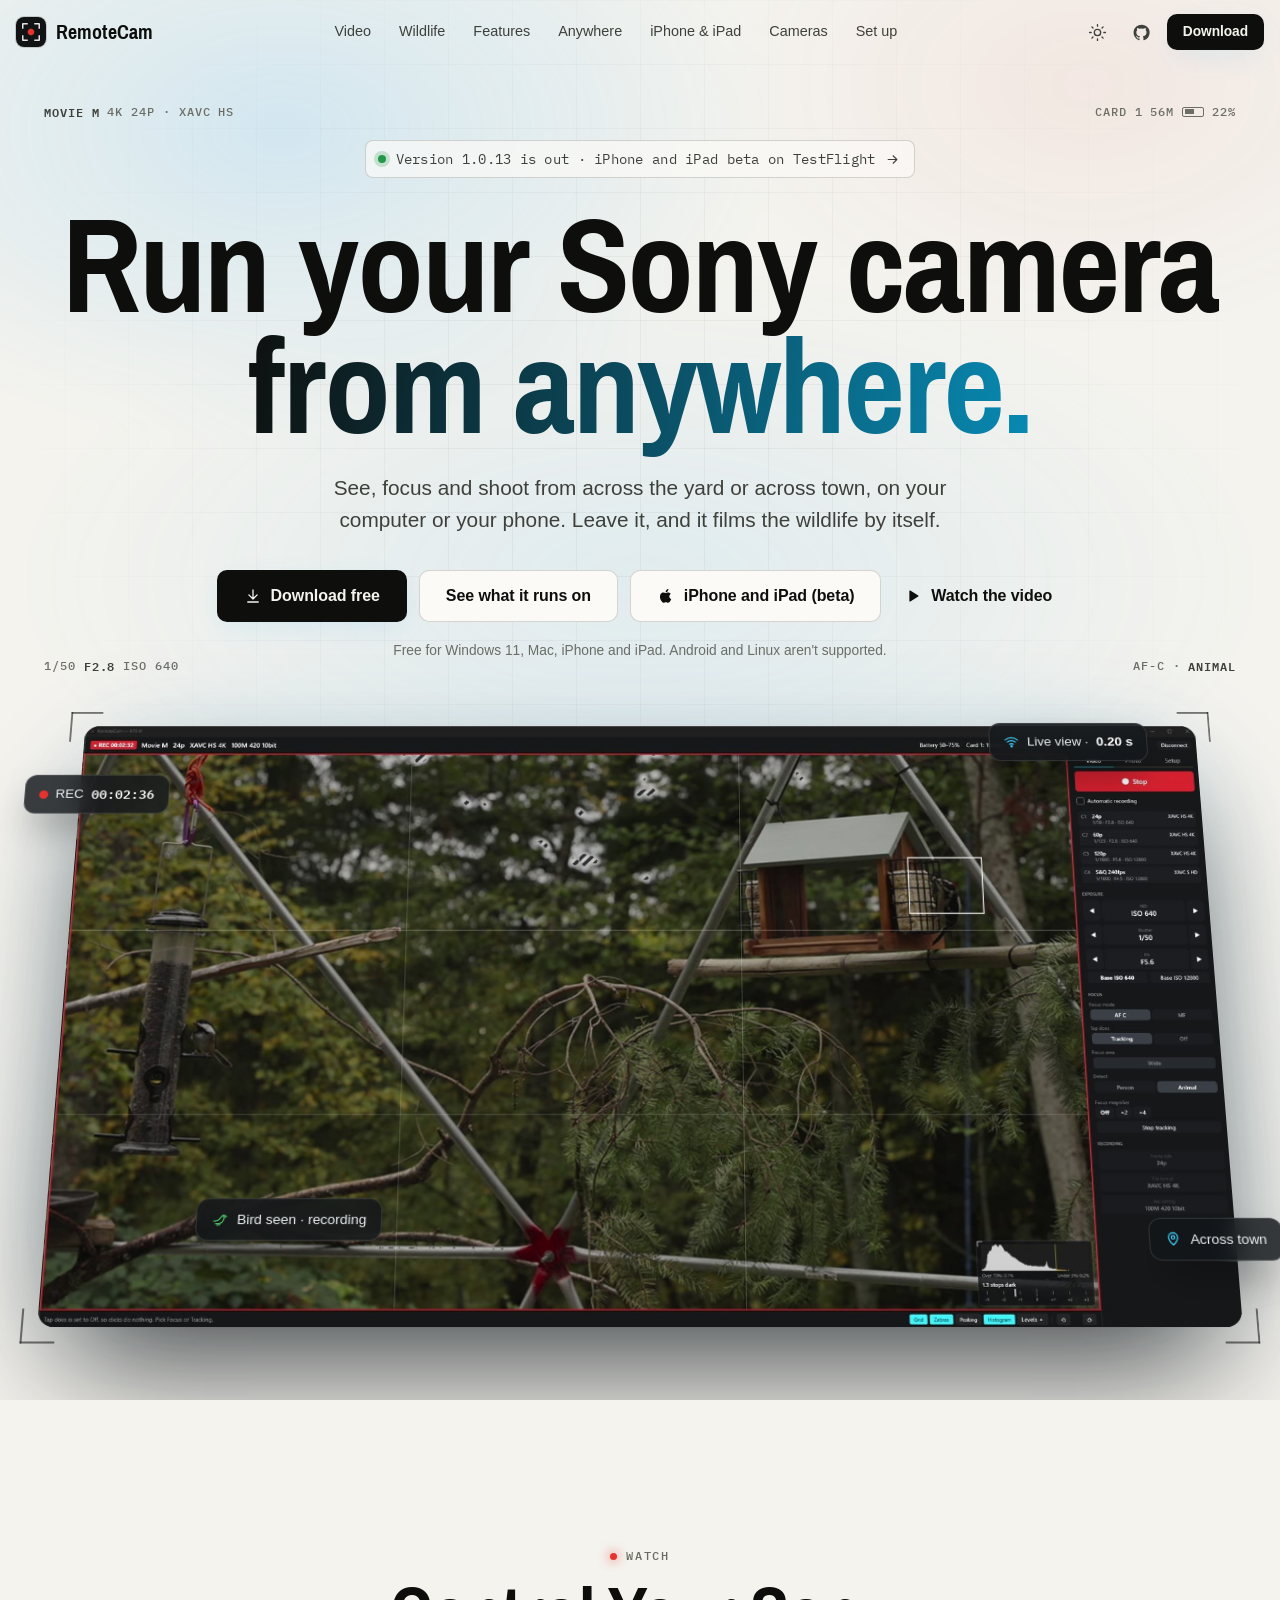
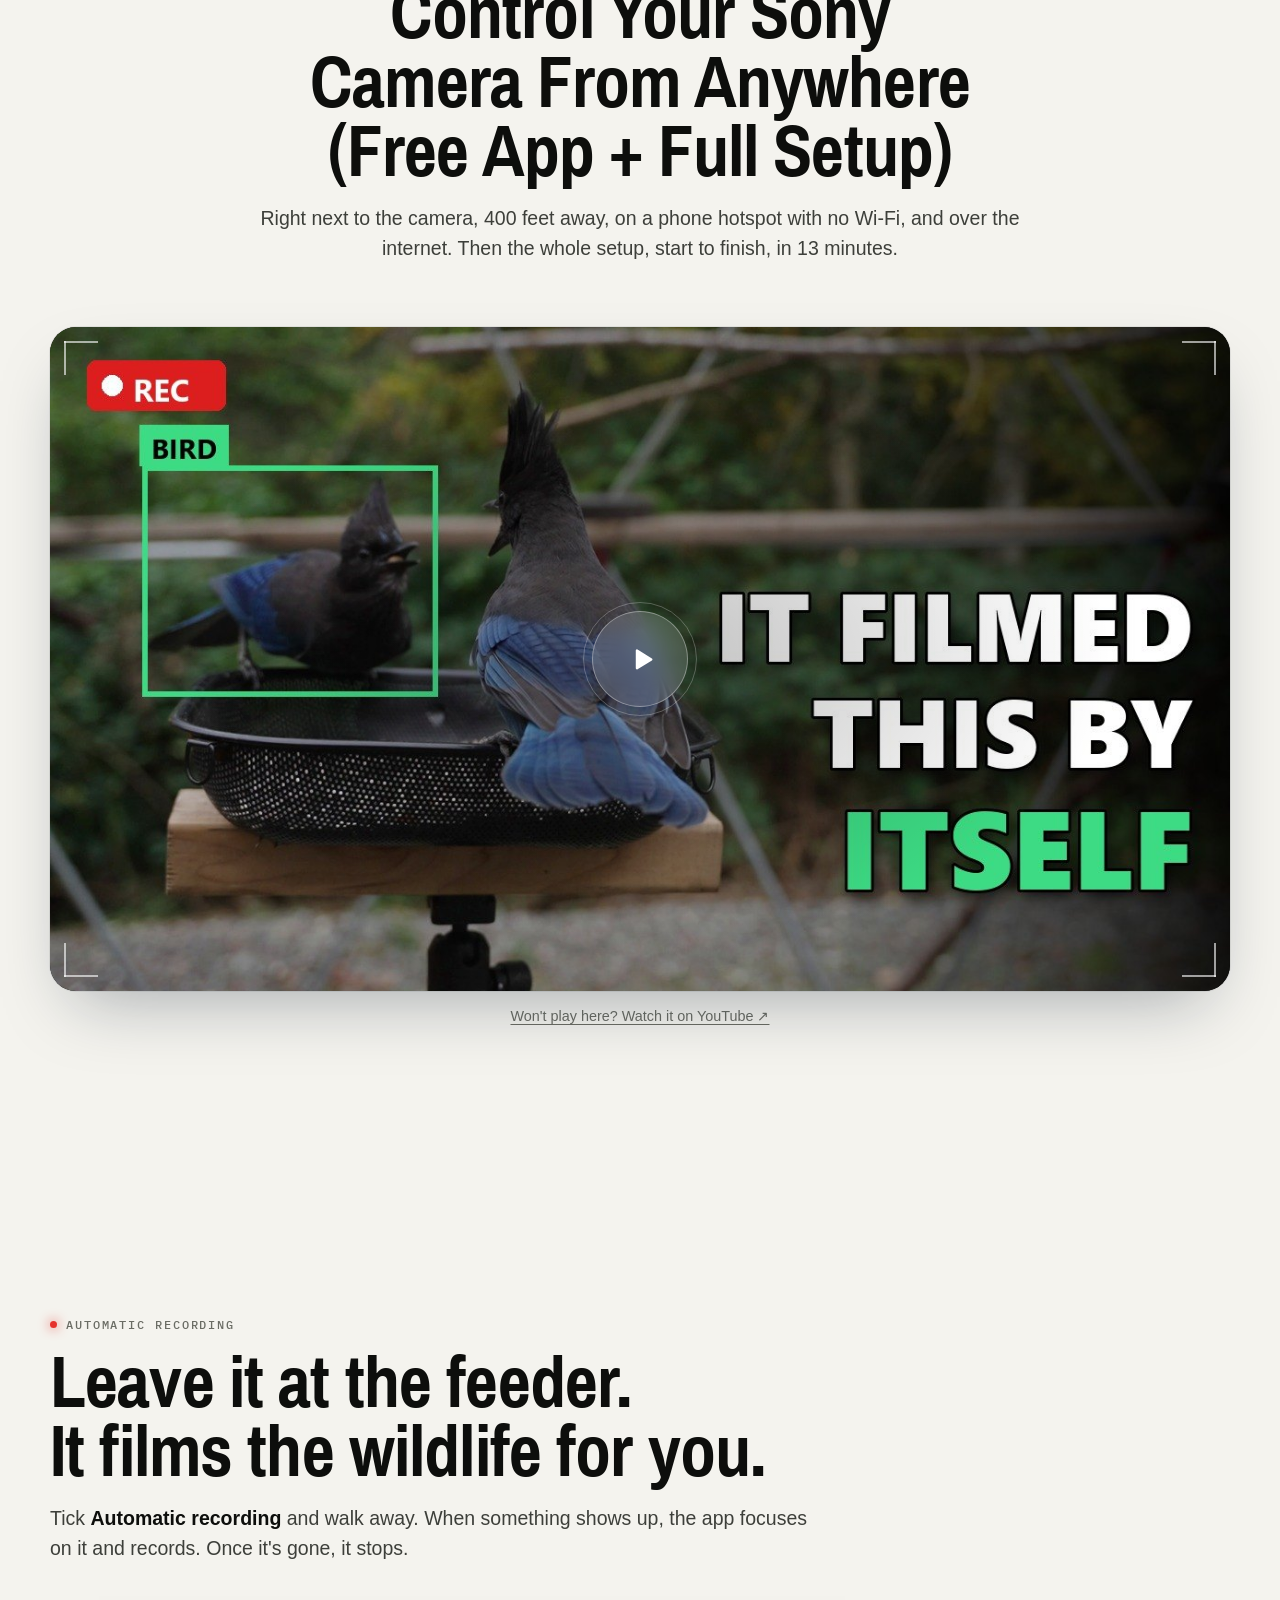
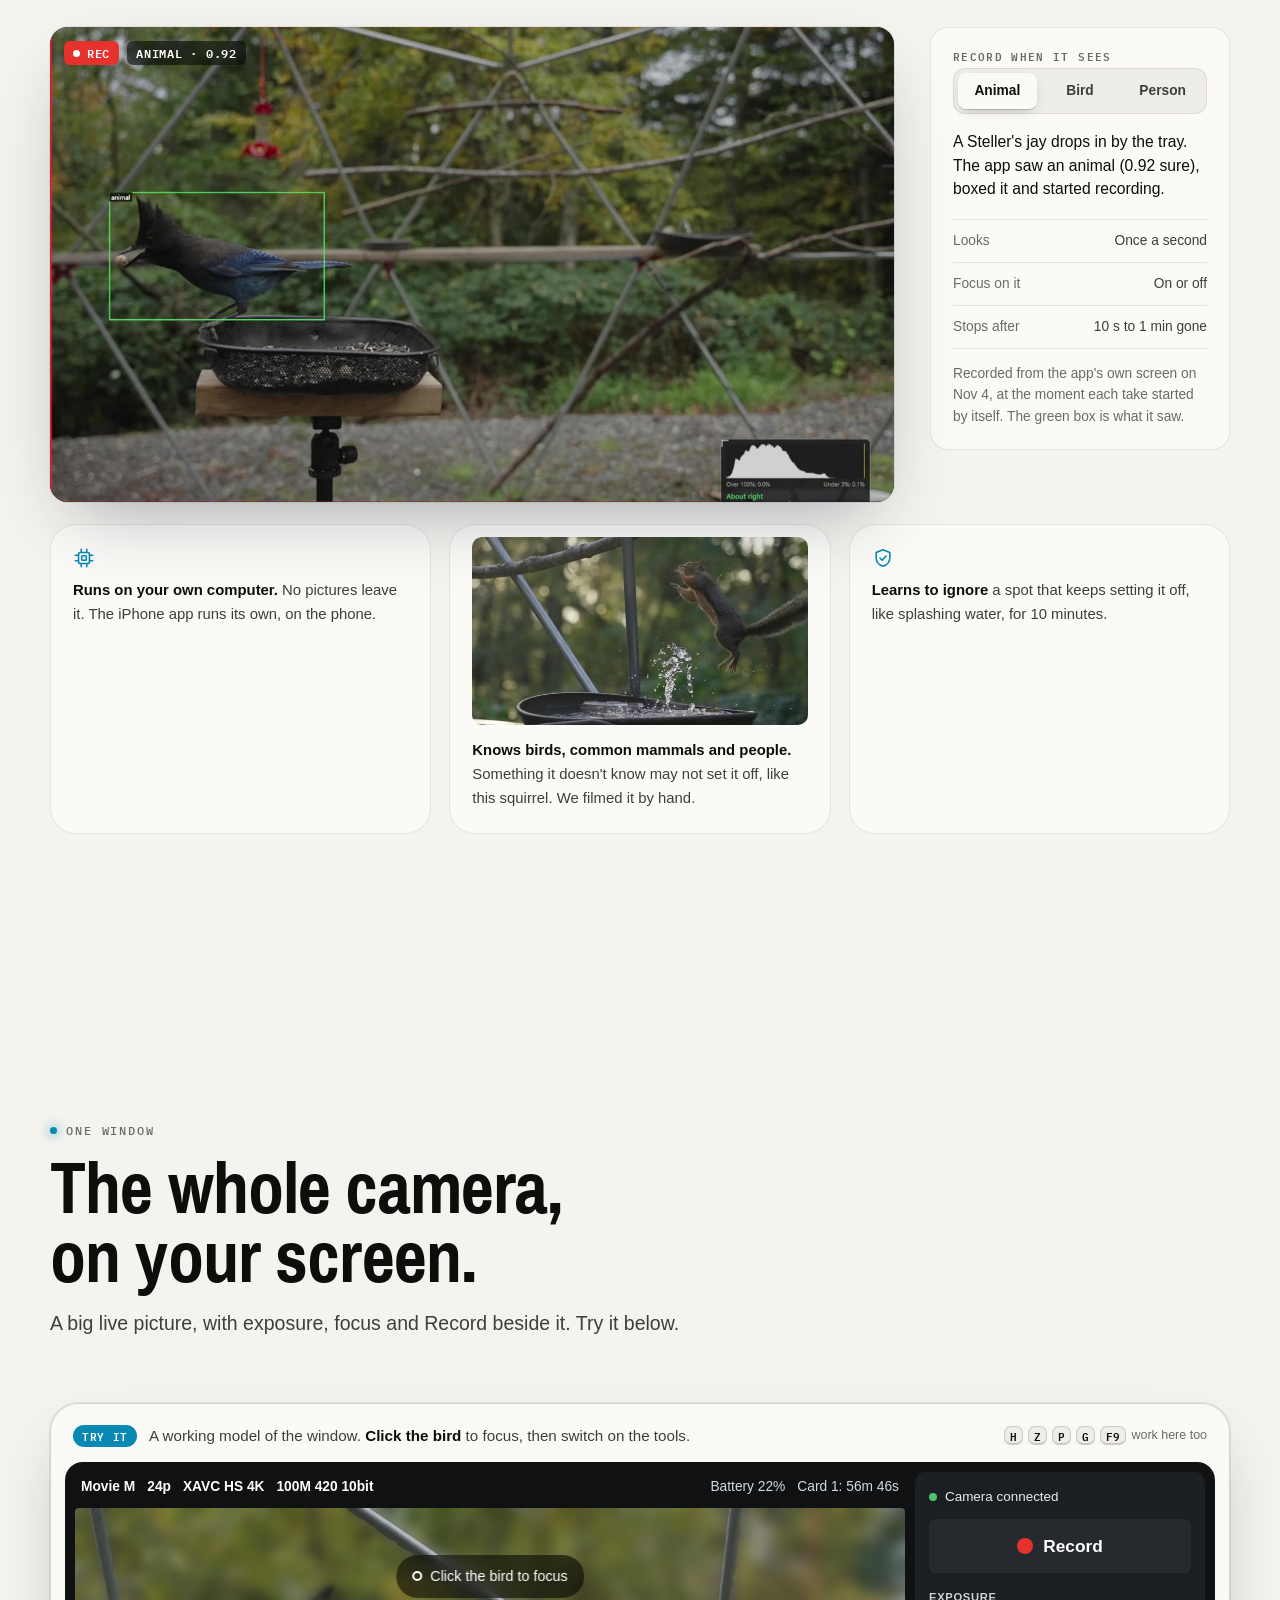
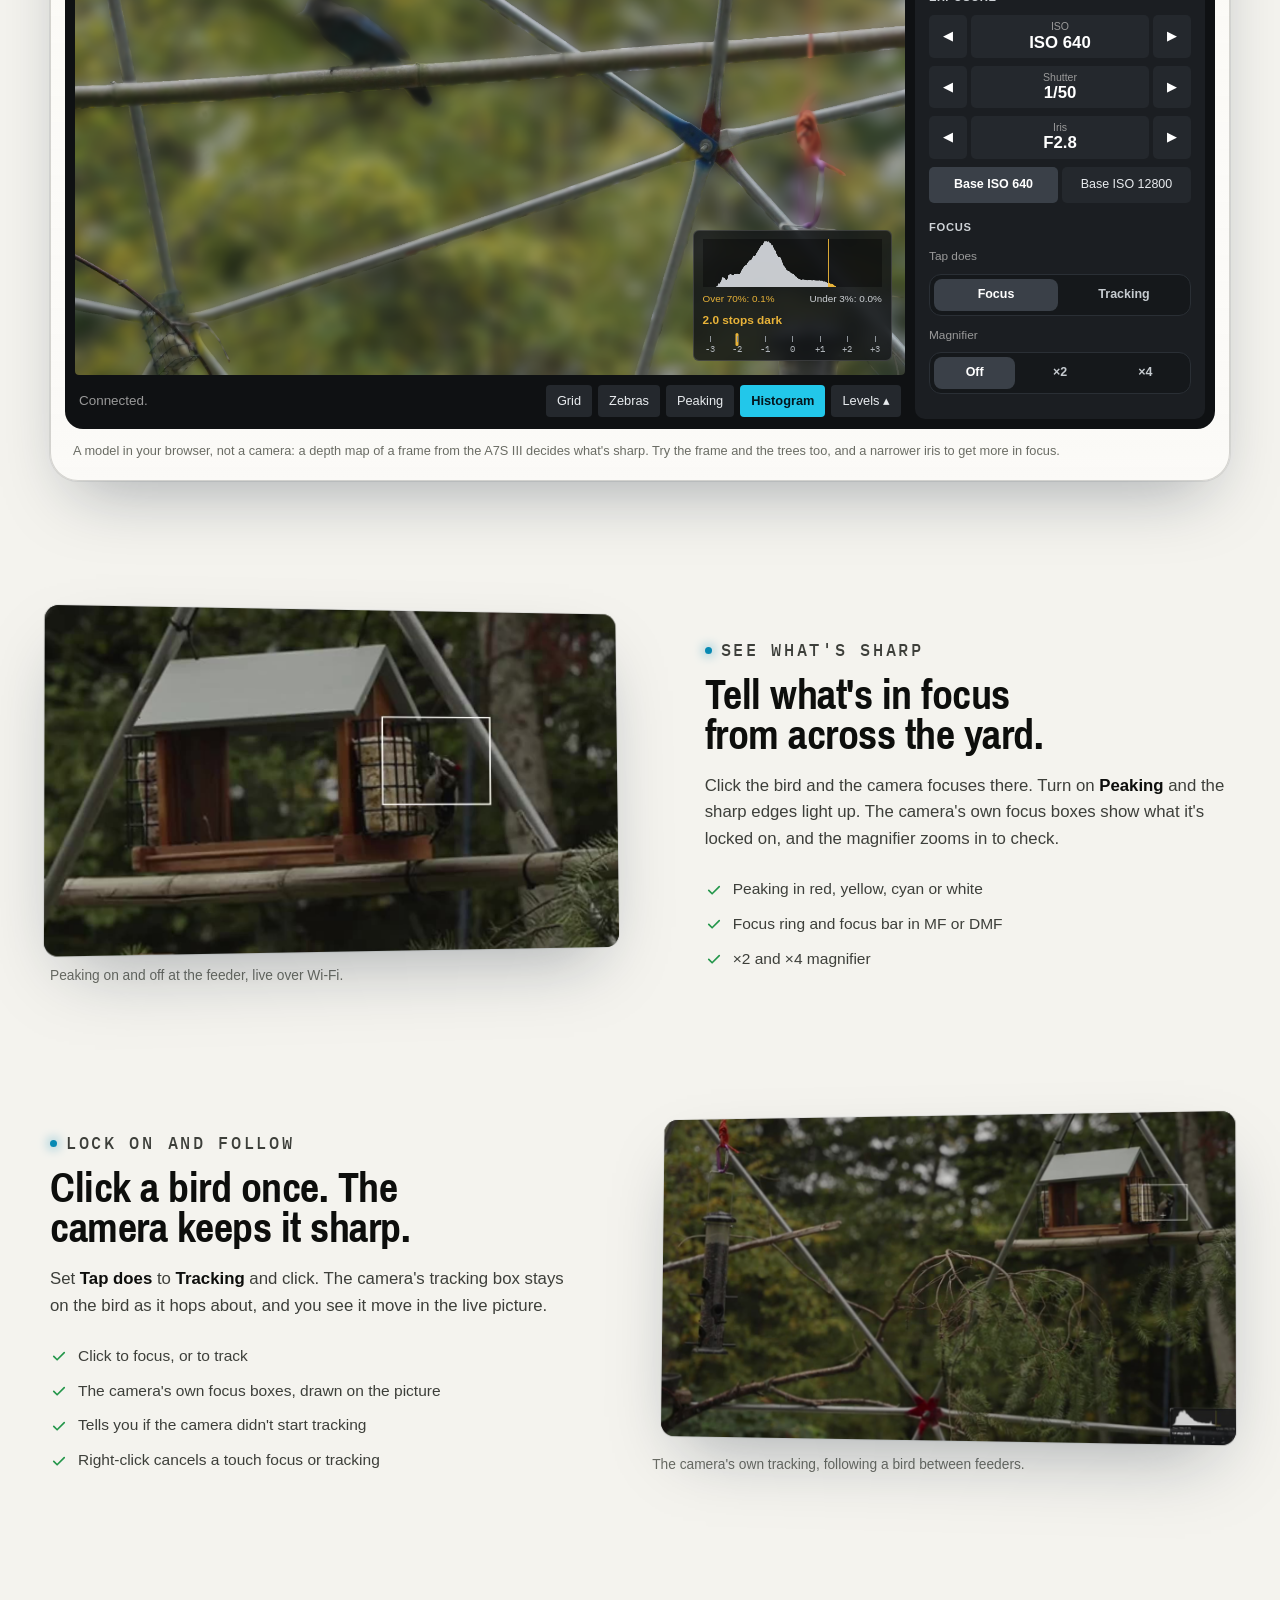
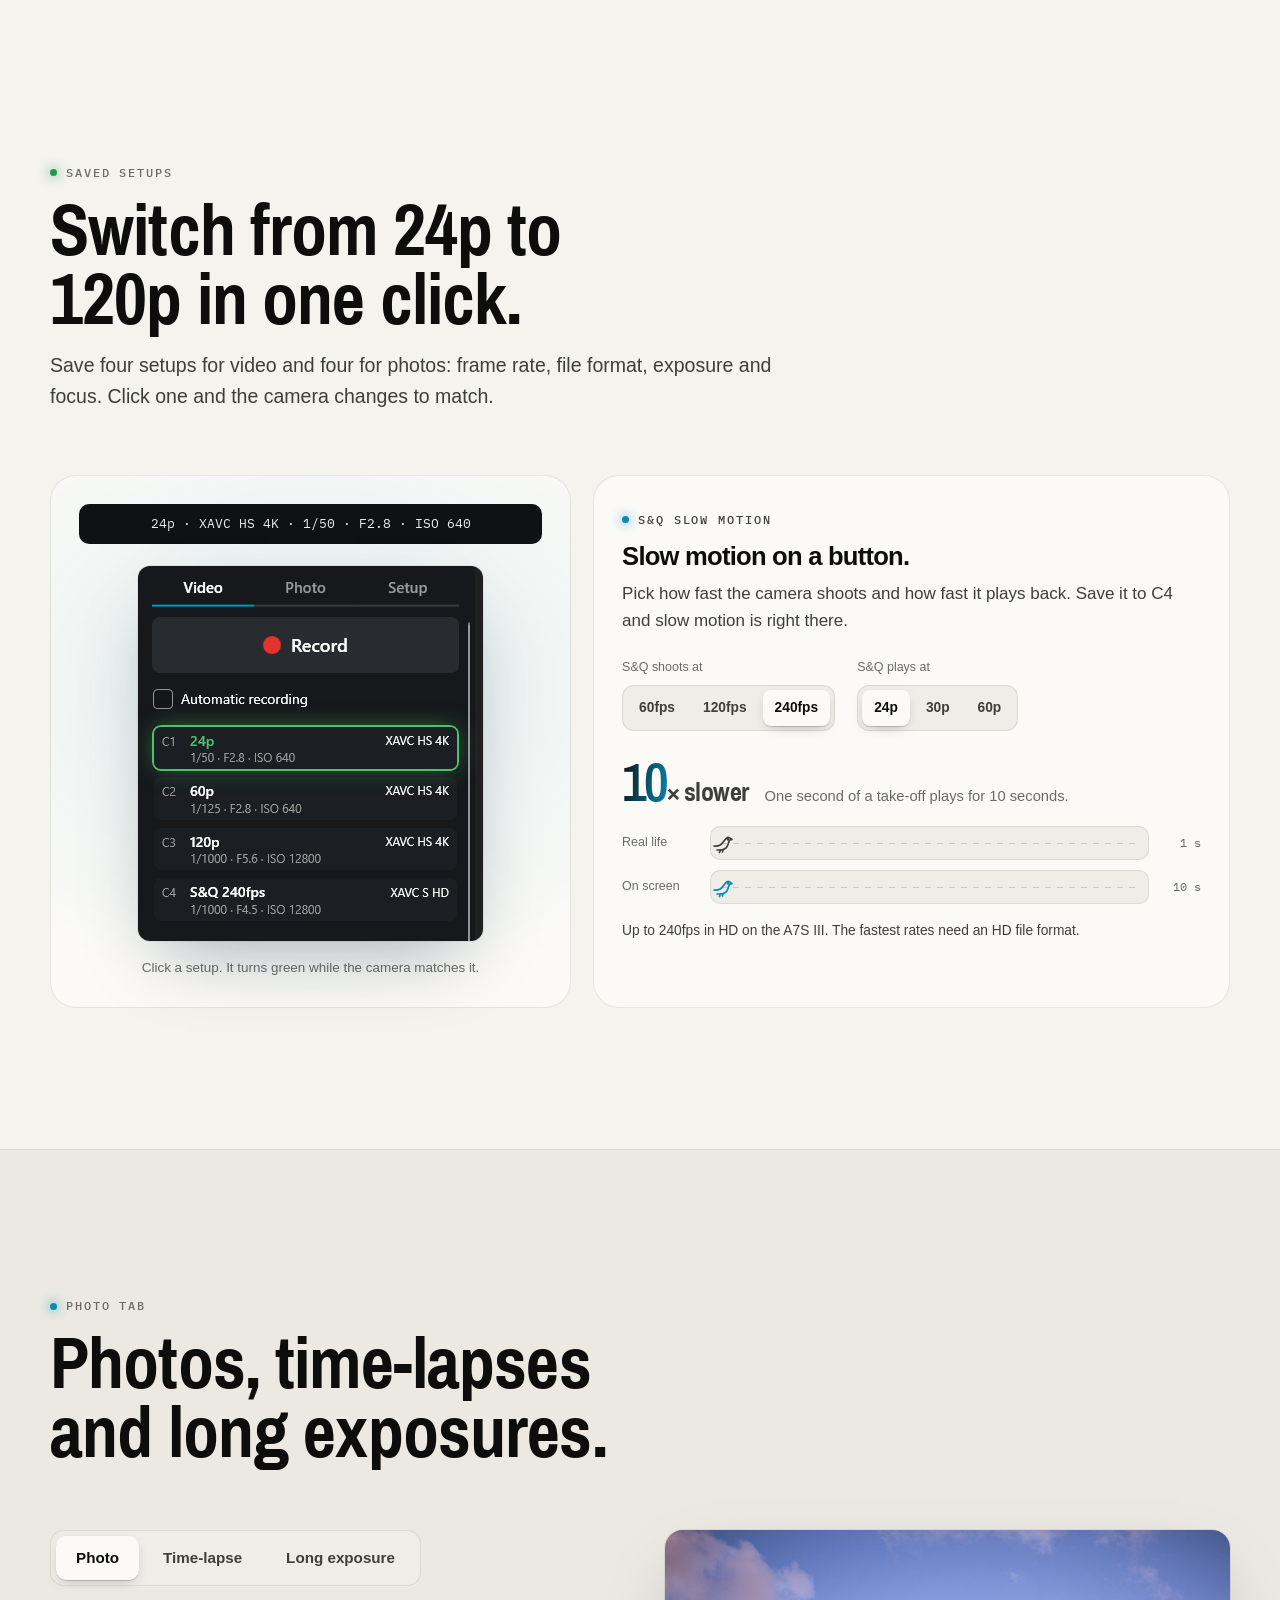
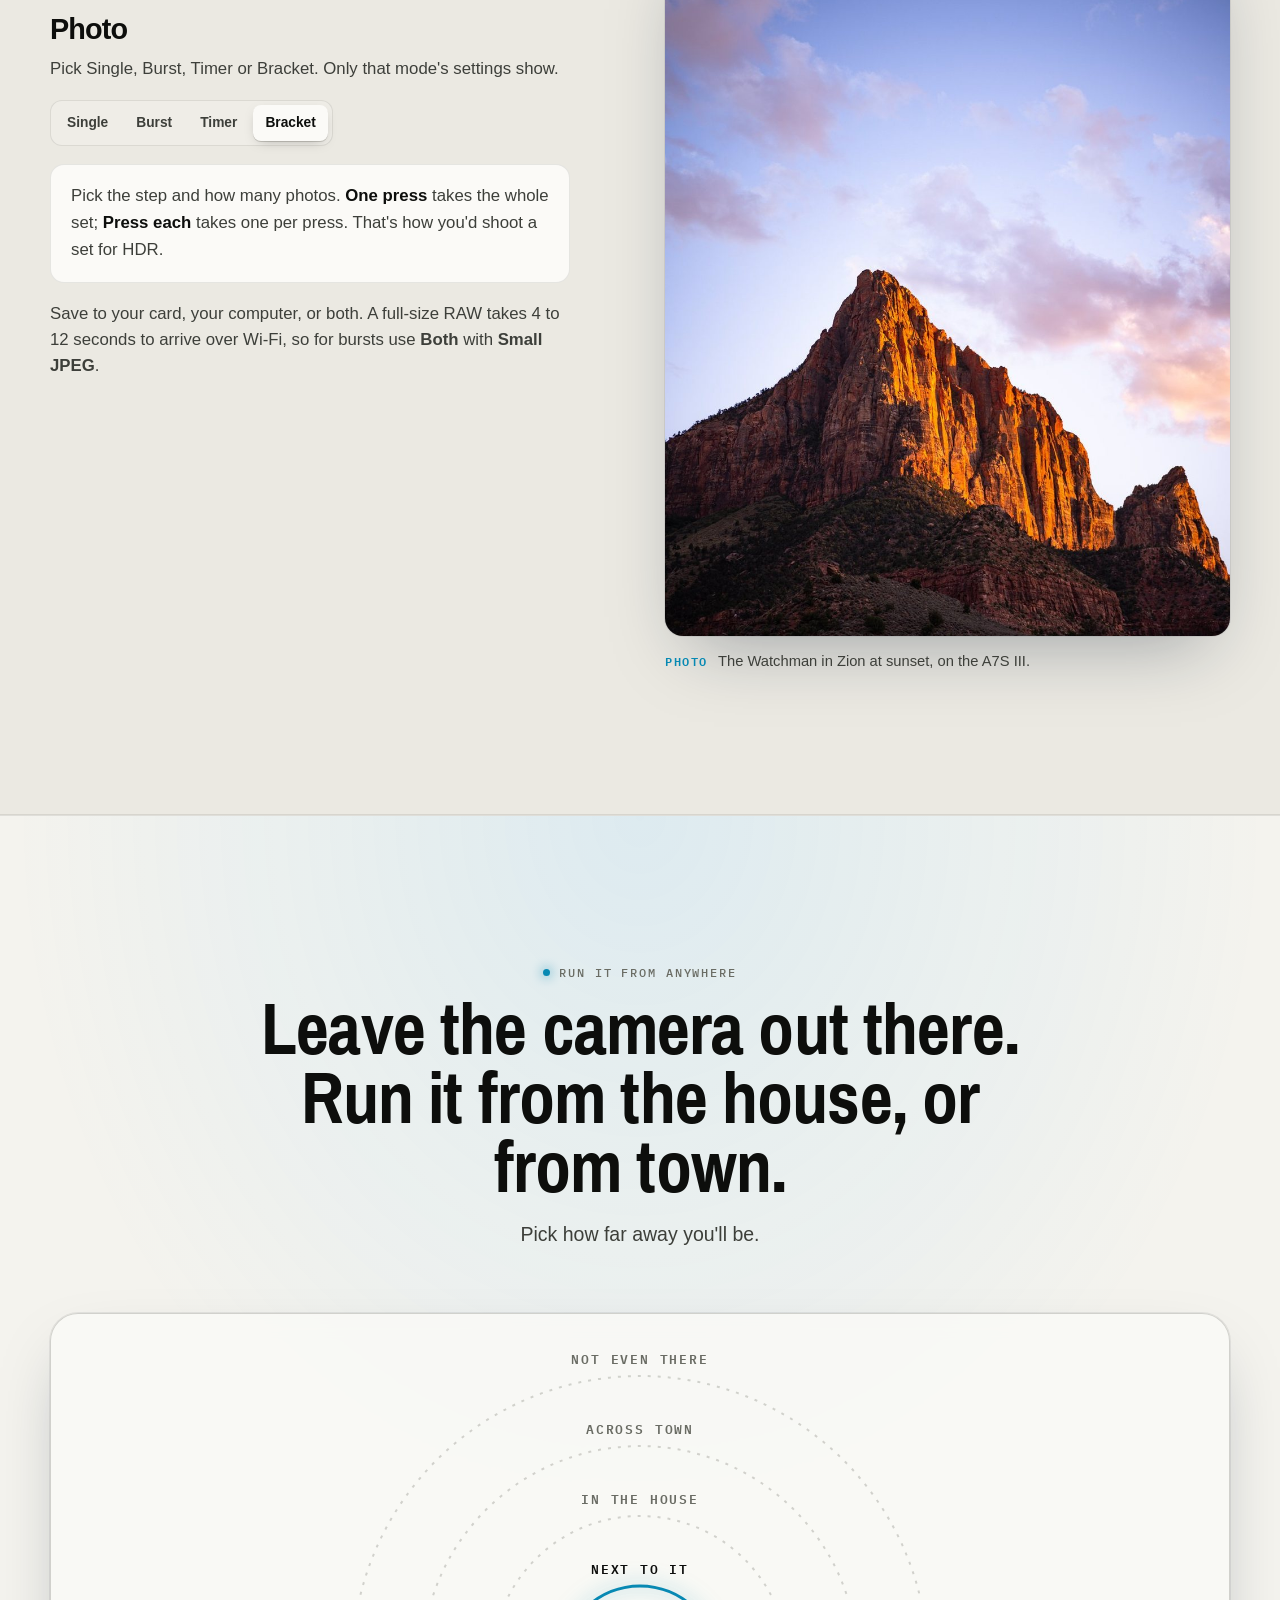
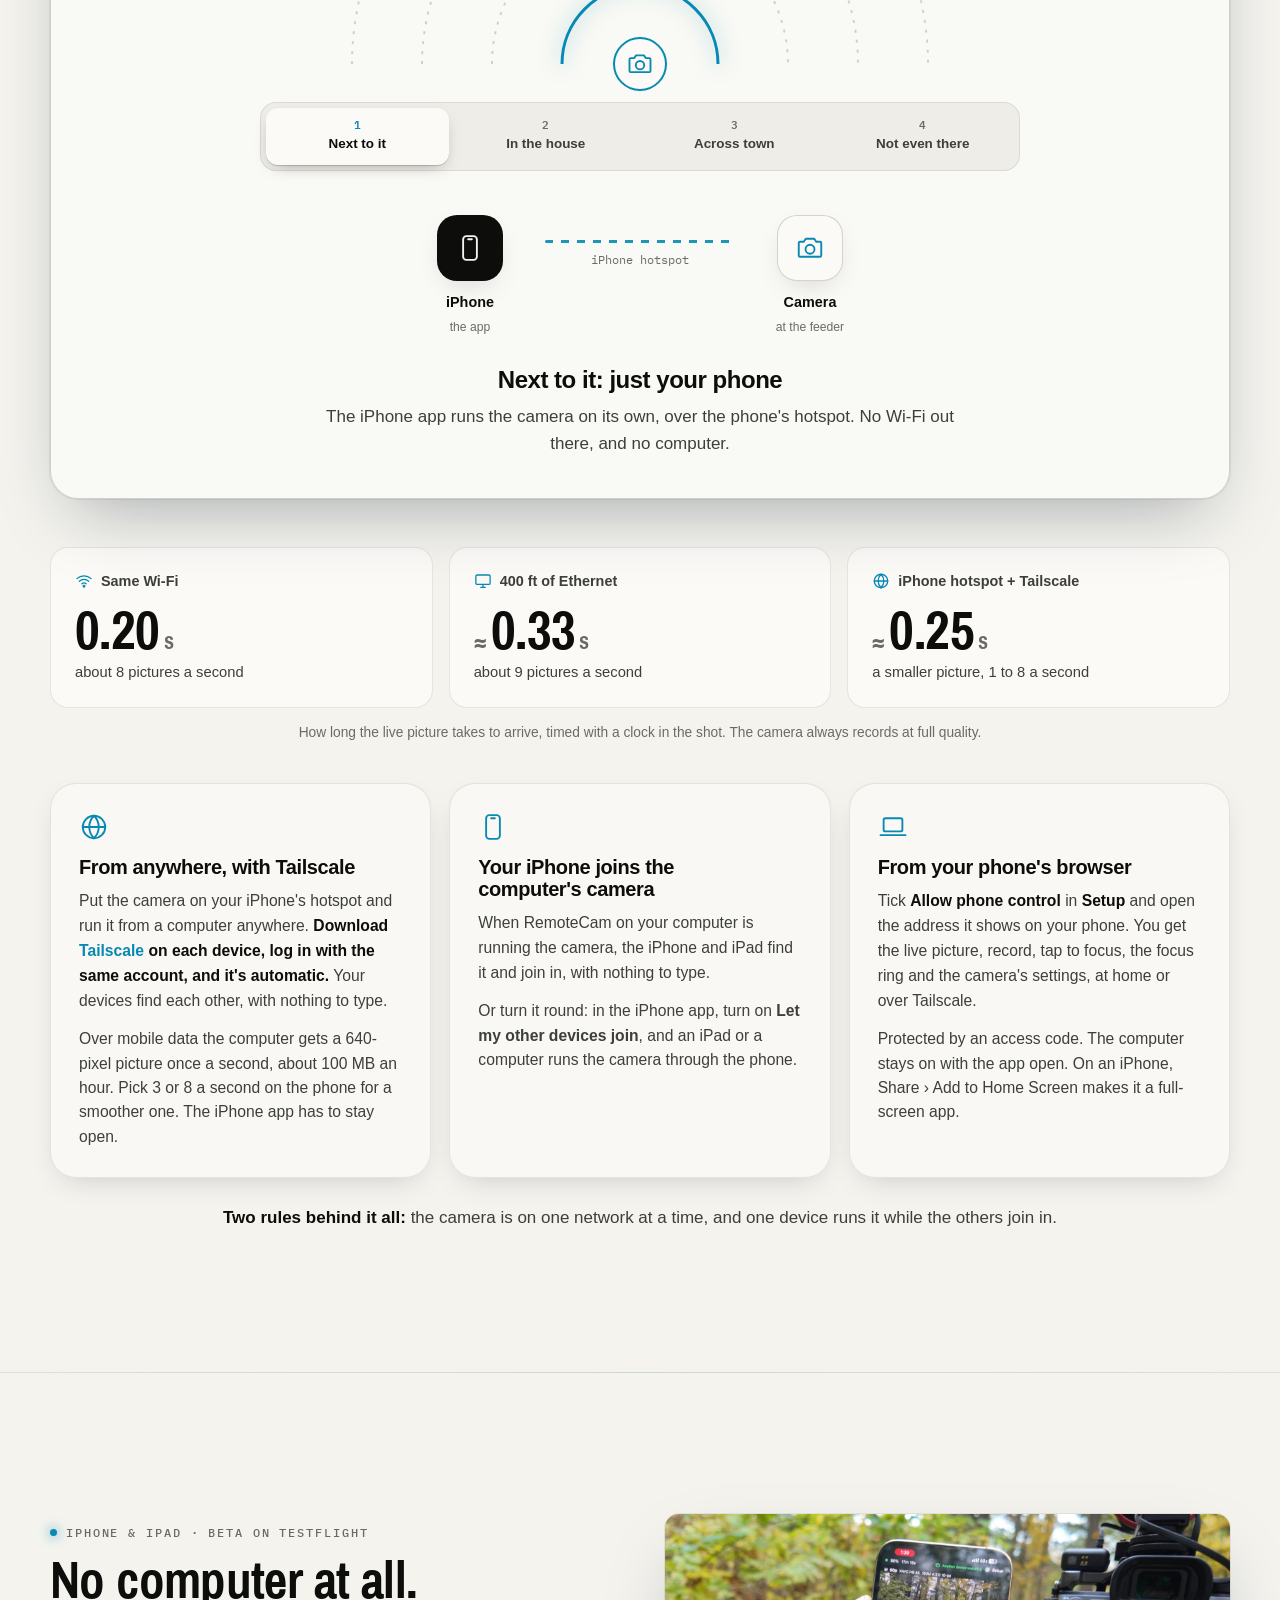
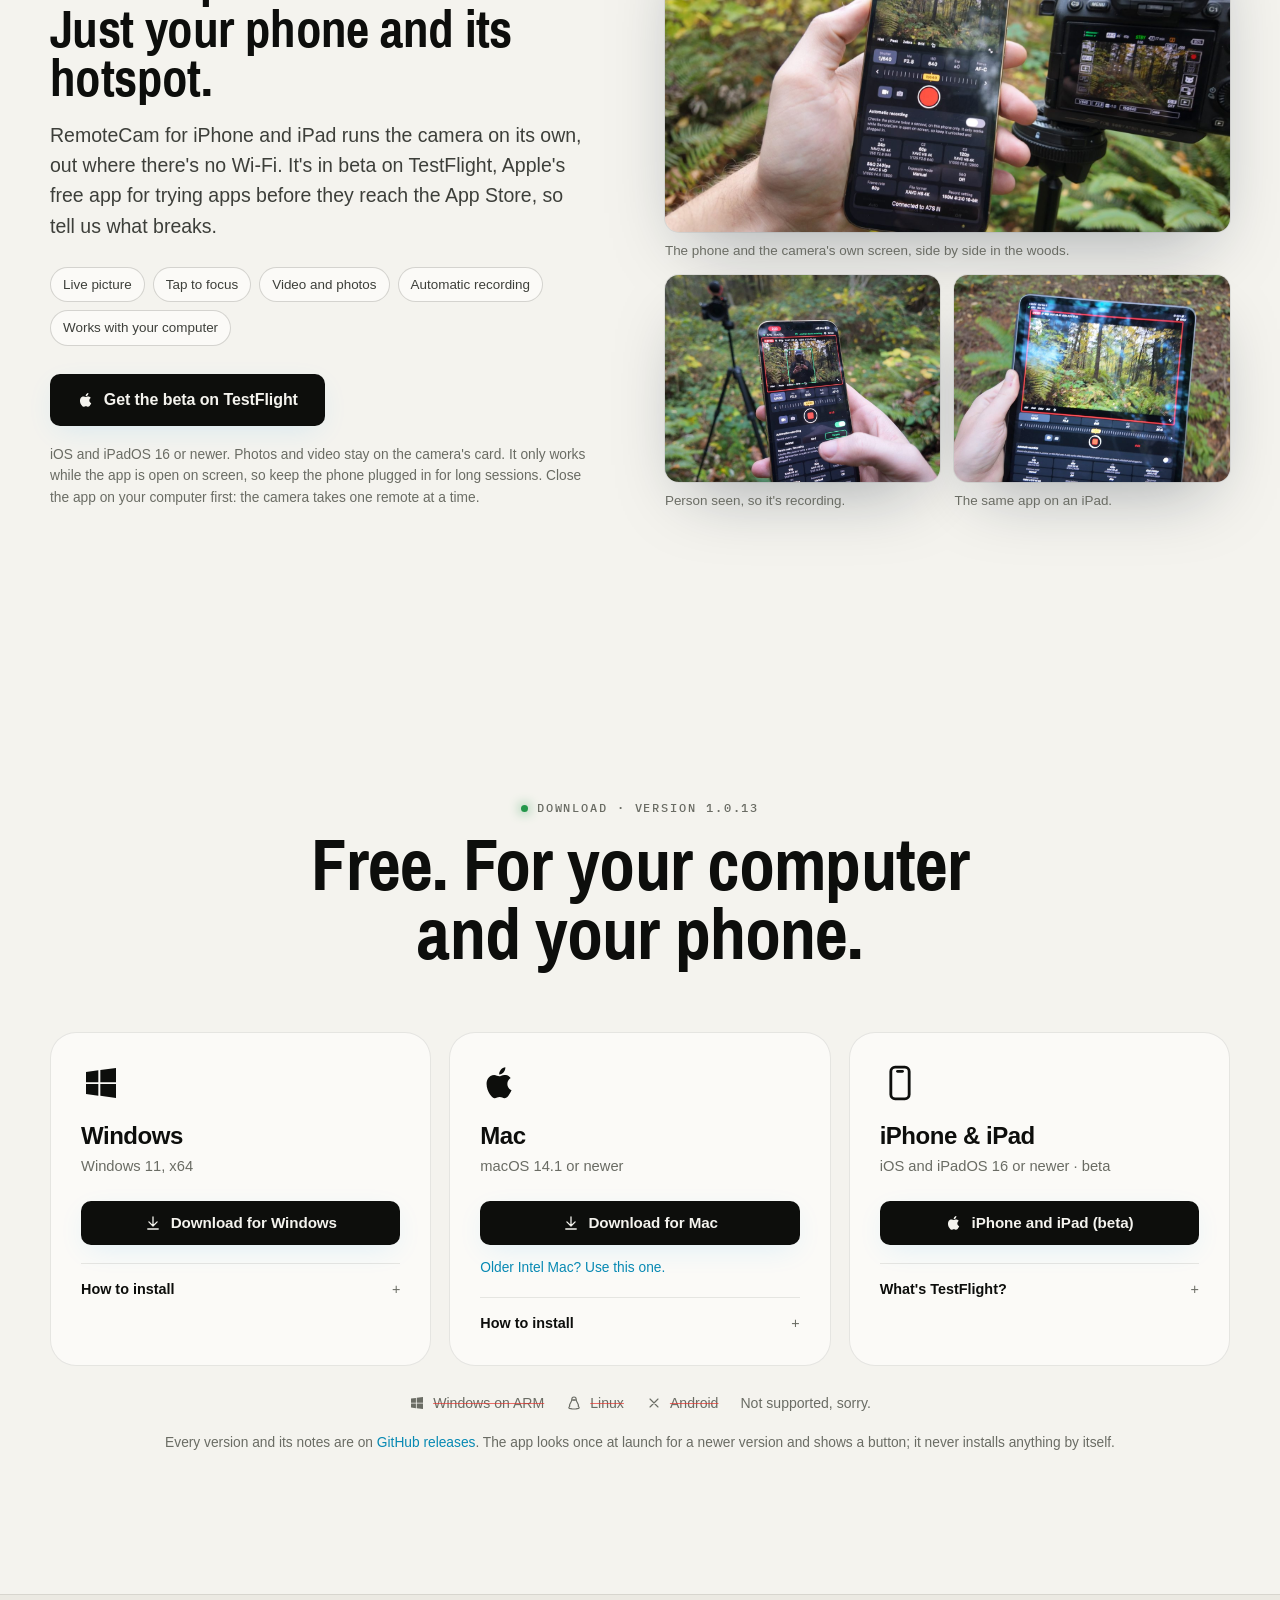
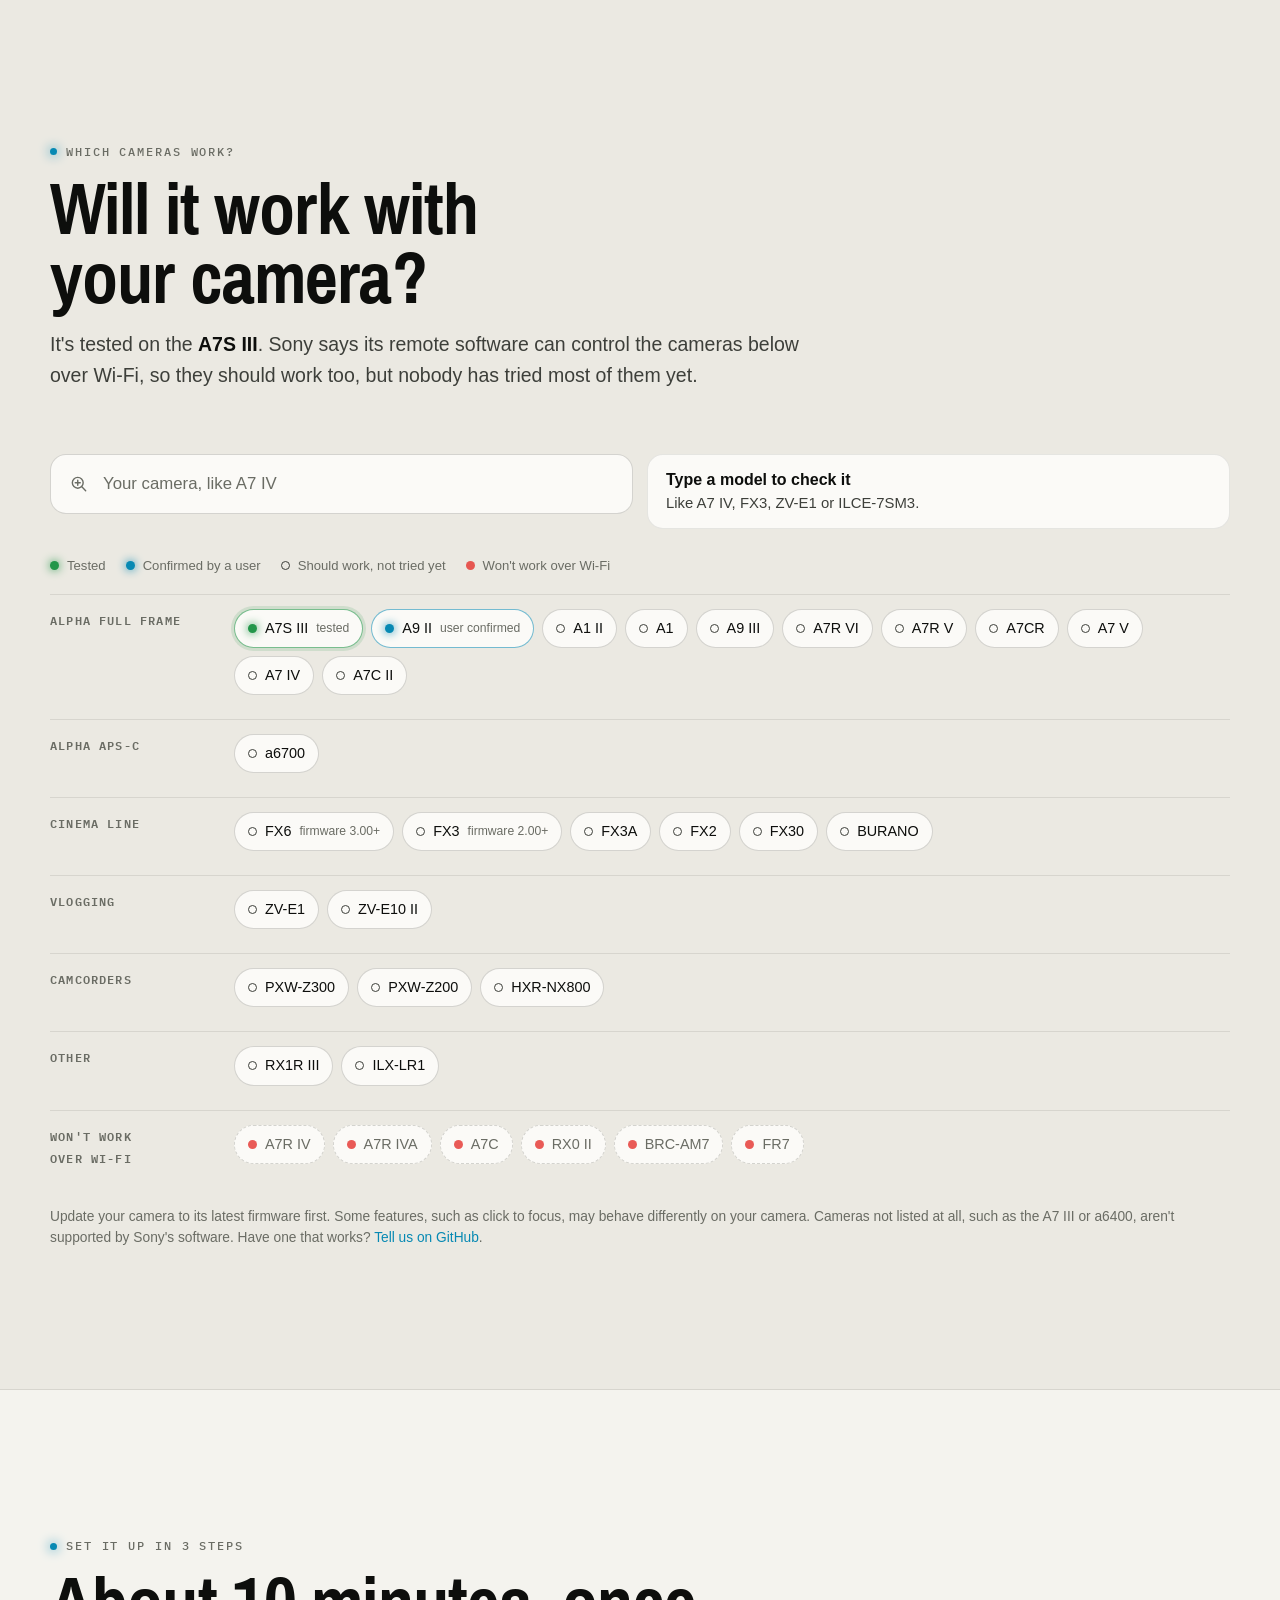
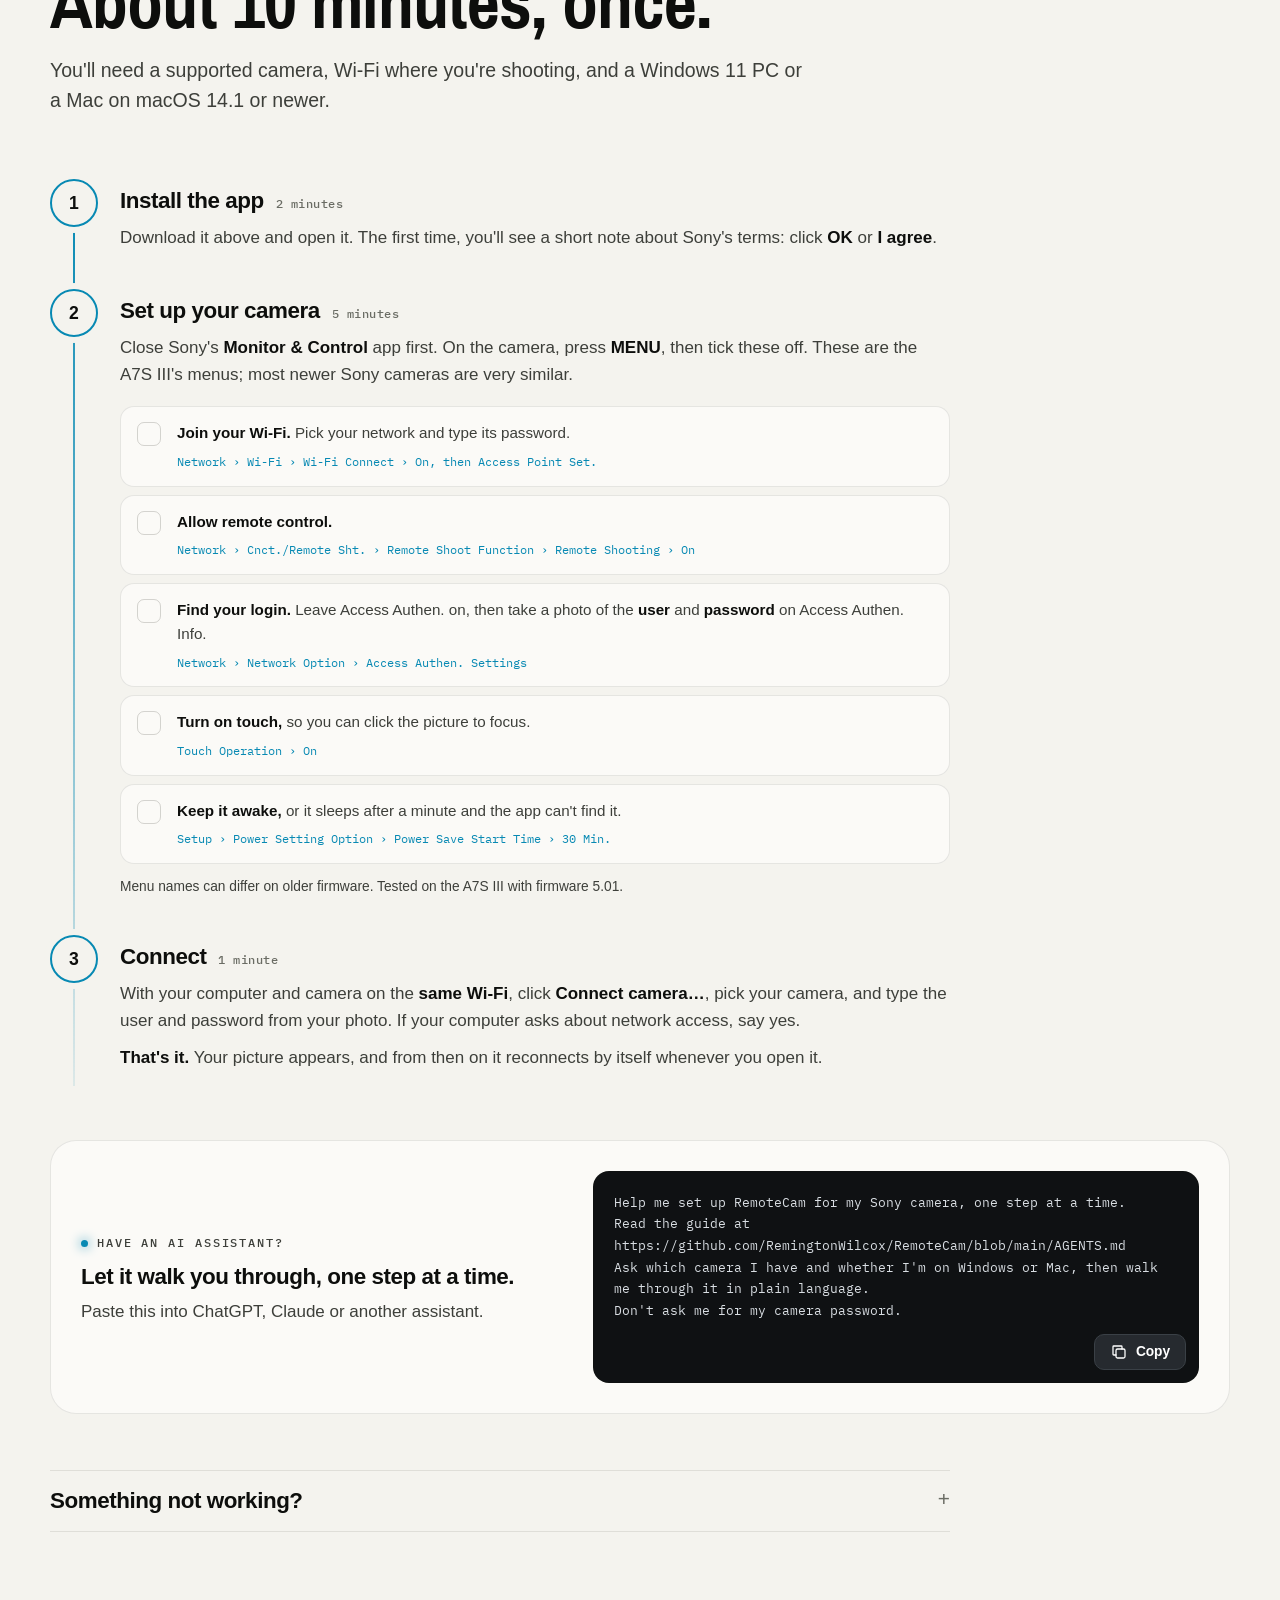
<file: site/index.html>
<!doctype html>
<html lang="en">
<head>
  <meta charset="utf-8">
  <meta name="viewport" content="width=device-width, initial-scale=1, viewport-fit=cover">
  <!-- This page loads nothing from anyone else until you press play on the video. -->
  <meta http-equiv="Content-Security-Policy" content="default-src 'self'; img-src 'self' data:; style-src 'self' 'unsafe-inline'; script-src 'self'; frame-src https://www.youtube.com https://www.youtube-nocookie.com; connect-src 'none'; form-action 'none'; base-uri 'self'; object-src 'none'">
  <meta name="referrer" content="strict-origin-when-cross-origin">

  <!-- APP NAME: also set in config.js. Change both if the name changes. -->
  <title>RemoteCam · Run your Sony camera from anywhere</title>
  <meta name="description" content="Free Windows, Mac, iPhone and iPad apps that run a Sony camera over Wi-Fi: live picture, focus, exposure, video, photos, slow motion, time-lapse, and automatic recording when wildlife shows up.">
  <meta property="og:title" content="RemoteCam · Run your Sony camera from anywhere">
  <meta property="og:site_name" content="RemoteCam">
  <!-- /APP NAME -->
  <meta property="og:description" content="Live picture, focus, exposure, video, photos, slow motion and time-lapse, from across the yard or across town. Free and open source.">
  <meta property="og:type" content="website">
  <link rel="canonical" href="https://getremotecam.com/">
  <meta property="og:url" content="https://getremotecam.com/">
  <meta property="og:image" content="https://getremotecam.com/assets/social-card-2.jpg">
  <meta property="og:image:width" content="1200">
  <meta property="og:image:height" content="630">
  <meta property="og:image:alt" content="RemoteCam: run your Sony camera from anywhere. A Steller's jay at a feeder, caught by the app's automatic bird recording.">
  <meta name="twitter:card" content="summary_large_image">
  <meta name="color-scheme" content="dark light">
  <meta name="theme-color" content="#070807" media="(prefers-color-scheme: dark)">
  <meta name="theme-color" content="#f4f3ee" media="(prefers-color-scheme: light)">

  <link rel="icon" type="image/png" href="assets/favicon-64.png">
  <link rel="apple-touch-icon" href="assets/icon-180.png">
  <link rel="stylesheet" href="styles.css">
  <script src="theme.js"></script>
  <script src="config.js" defer></script>
  <script src="app.js" defer></script>
</head>
<body id="top">

<!-- Icons, drawn once and reused below -->
<svg width="0" height="0" style="position:absolute" aria-hidden="true">
  <defs>
    <symbol id="i-eye" viewBox="0 0 24 24"><path d="M2 12s3.6-7 10-7 10 7 10 7-3.6 7-10 7S2 12 2 12Z"/><circle cx="12" cy="12" r="3"/></symbol>
    <symbol id="i-focus" viewBox="0 0 24 24"><path d="M3 8V5a2 2 0 0 1 2-2h3M16 3h3a2 2 0 0 1 2 2v3M21 16v3a2 2 0 0 1-2 2h-3M8 21H5a2 2 0 0 1-2-2v-3"/><circle cx="12" cy="12" r="3.2"/></symbol>
    <symbol id="i-loupe" viewBox="0 0 24 24"><circle cx="10.5" cy="10.5" r="6.5"/><path d="m20 20-4.6-4.6M10.5 7.5v6M7.5 10.5h6"/></symbol>
    <symbol id="i-sun" viewBox="0 0 24 24"><circle cx="12" cy="12" r="4"/><path d="M12 2v2M12 20v2M4.9 4.9l1.4 1.4M17.7 17.7l1.4 1.4M2 12h2M20 12h2M4.9 19.1l1.4-1.4M17.7 6.3l1.4-1.4"/></symbol>
    <symbol id="i-moon" viewBox="0 0 24 24"><path d="M20 14.5A8 8 0 0 1 9.5 4a8 8 0 1 0 10.5 10.5Z"/></symbol>
    <symbol id="i-rec" viewBox="0 0 24 24"><circle cx="12" cy="12" r="9"/><circle cx="12" cy="12" r="4.5" fill="currentColor" stroke="none"/></symbol>
    <symbol id="i-slow" viewBox="0 0 24 24"><circle cx="12" cy="13" r="8"/><path d="M12 9v4l2.5 2.5M9.5 2.5h5"/></symbol>
    <symbol id="i-camera" viewBox="0 0 24 24"><path d="M4 7h3l1.6-2.4h6.8L17 7h3a1 1 0 0 1 1 1v10a1 1 0 0 1-1 1H4a1 1 0 0 1-1-1V8a1 1 0 0 1 1-1Z"/><circle cx="12" cy="13" r="3.6"/></symbol>
    <symbol id="i-presets" viewBox="0 0 24 24"><rect x="3" y="4" width="18" height="4" rx="1.2"/><rect x="3" y="10" width="18" height="4" rx="1.2"/><rect x="3" y="16" width="18" height="4" rx="1.2"/></symbol>
    <symbol id="i-sliders" viewBox="0 0 24 24"><path d="M4 6h10M18 6h2M4 12h4M12 12h8M4 18h12M20 18h0"/><circle cx="16" cy="6" r="2"/><circle cx="10" cy="12" r="2"/><circle cx="18" cy="18" r="2"/></symbol>
    <symbol id="i-cards" viewBox="0 0 24 24"><path d="M7 3h7l4 4v13a1 1 0 0 1-1 1H7a1 1 0 0 1-1-1V4a1 1 0 0 1 1-1Z"/><path d="M9.5 3v4M12 3v4M14.5 4v3"/></symbol>
    <symbol id="i-globe" viewBox="0 0 24 24"><circle cx="12" cy="12" r="9"/><path d="M3 12h18M12 3c2.6 2.6 3.8 5.6 3.8 9s-1.2 6.4-3.8 9c-2.6-2.6-3.8-5.6-3.8-9S9.4 5.6 12 3Z"/></symbol>
    <symbol id="i-bird" viewBox="0 0 24 24"><path d="M3 15c3.5.6 6.5-.4 8.6-3.2L15 7.5c.8-1 2.4-1.4 3.6-.6L21 8.5l-2.6.8-1.5 4.4C15.8 17 12.6 19 8.5 19H6"/><circle cx="17" cy="8.3" r=".6" fill="currentColor"/><path d="M9.5 19l-1 2.5M12 18.5 11.5 21"/></symbol>
    <symbol id="i-battery" viewBox="0 0 24 24"><rect x="2.5" y="7" width="17" height="10" rx="2"/><path d="M22 10.5v3"/><path d="M5.5 10v4M8.5 10v4" /></symbol>
    <symbol id="i-wifi" viewBox="0 0 24 24"><path d="M2.5 8.8a14 14 0 0 1 19 0M5.8 12.3a9.2 9.2 0 0 1 12.4 0M9.2 15.7a4.4 4.4 0 0 1 5.6 0"/><circle cx="12" cy="19" r="1.1" fill="currentColor"/></symbol>
    <symbol id="i-help" viewBox="0 0 24 24"><path d="M21 12a9 9 0 1 1-4-7.5"/><path d="M9.5 9.5a2.6 2.6 0 0 1 5 1c0 1.8-2.5 2.2-2.5 3.8"/><circle cx="12" cy="17.3" r=".7" fill="currentColor"/></symbol>
    <symbol id="i-shield" viewBox="0 0 24 24"><path d="M12 3 4.5 6v5.5c0 4.6 3.1 8.2 7.5 9.5 4.4-1.3 7.5-4.9 7.5-9.5V6L12 3Z"/><path d="m8.8 12.2 2.2 2.2 4.3-4.6"/></symbol>
    <symbol id="i-key" viewBox="0 0 24 24"><circle cx="8" cy="15" r="4"/><path d="m11 12 9-9M16 7l3 3M14 9l2 2"/></symbol>
    <symbol id="i-code" viewBox="0 0 24 24"><path d="m8 7-5 5 5 5M16 7l5 5-5 5M13.5 4l-3 16"/></symbol>
    <symbol id="i-cpu" viewBox="0 0 24 24"><rect x="6" y="6" width="12" height="12" rx="2"/><path d="M9 2.5V6M15 2.5V6M9 18v3.5M15 18v3.5M2.5 9H6M2.5 15H6M18 9h3.5M18 15h3.5"/><rect x="9.5" y="9.5" width="5" height="5" rx=".8"/></symbol>
    <symbol id="i-gift" viewBox="0 0 24 24"><rect x="3.5" y="8" width="17" height="4" rx="1"/><path d="M5 12v8h14v-8M12 8v12M12 8c-1.5-3.5-5.5-4-5.5-1.6C6.5 8 9 8 12 8Zm0 0c1.5-3.5 5.5-4 5.5-1.6C17.5 8 15 8 12 8Z"/></symbol>
    <symbol id="i-user-off" viewBox="0 0 24 24"><circle cx="12" cy="8" r="3.6"/><path d="M5 20c.8-3.6 3.6-5.5 7-5.5s6.2 1.9 7 5.5M3 3l18 18"/></symbol>
    <symbol id="i-send" viewBox="0 0 24 24"><path d="M21 3 10 14M21 3l-7 18-4-7-7-4 18-7Z"/></symbol>
    <symbol id="i-play" viewBox="0 0 24 24"><path d="M8 5.5v13l10.5-6.5L8 5.5Z" fill="currentColor"/></symbol>
    <symbol id="i-arrow" viewBox="0 0 24 24"><path d="M5 12h14M13 6l6 6-6 6"/></symbol>
    <symbol id="i-down" viewBox="0 0 24 24"><path d="M12 4v12M6.5 10.5 12 16l5.5-5.5M5 20h14"/></symbol>
    <symbol id="i-copy" viewBox="0 0 24 24"><rect x="8" y="8" width="12" height="12" rx="2"/><path d="M16 8V5a1 1 0 0 0-1-1H5a1 1 0 0 0-1 1v10a1 1 0 0 0 1 1h3"/></symbol>
    <symbol id="i-check" viewBox="0 0 24 24"><path d="m5 12.5 4.5 4.5L19 7.5"/></symbol>
    <symbol id="i-x" viewBox="0 0 24 24"><path d="M6 6l12 12M18 6 6 18"/></symbol>
    <symbol id="i-menu" viewBox="0 0 24 24"><path d="M4 7h16M4 12h16M4 17h16"/></symbol>
    <symbol id="i-phone" viewBox="0 0 24 24"><rect x="6.5" y="2.5" width="11" height="19" rx="2.6"/><path d="M10.5 5h3"/></symbol>
    <symbol id="i-laptop" viewBox="0 0 24 24"><rect x="4.5" y="5" width="15" height="10.5" rx="1.4"/><path d="M2 18.5h20"/></symbol>
    <symbol id="i-desktop" viewBox="0 0 24 24"><rect x="2.5" y="4" width="19" height="12.5" rx="1.6"/><path d="M9 20.5h6M12 16.5v4"/></symbol>
    <symbol id="i-cloud" viewBox="0 0 24 24"><path d="M7 18.5a4.5 4.5 0 0 1-.6-9A6 6 0 0 1 18 8.6a5 5 0 0 1-.5 9.9H7Z"/></symbol>
    <symbol id="i-home" viewBox="0 0 24 24"><path d="M3.5 11 12 4l8.5 7M6 9.5V20h12V9.5"/><path d="M10 20v-5h4v5"/></symbol>
    <symbol id="i-pin" viewBox="0 0 24 24"><path d="M12 21s-6.5-6.2-6.5-11a6.5 6.5 0 0 1 13 0c0 4.8-6.5 11-6.5 11Z"/><circle cx="12" cy="10" r="2.4"/></symbol>
    <symbol id="i-windows" viewBox="0 0 24 24"><path d="M3 5.4 10.4 4.4v7.1H3V5.4ZM11.6 4.2 21 3v8.5h-9.4V4.2ZM3 12.6h7.4v7.1L3 18.6v-6ZM11.6 12.6H21V21l-9.4-1.3v-7.1Z" fill="currentColor" stroke="none"/></symbol>
    <symbol id="i-apple" viewBox="0 0 24 24"><path d="M16.4 12.6c0-2.4 2-3.5 2-3.6-1.1-1.6-2.8-1.8-3.4-1.8-1.4-.2-2.8.8-3.5.8-.7 0-1.8-.8-3-.8-1.5 0-3 .9-3.8 2.3-1.6 2.8-.4 7 1.2 9.3.8 1.1 1.7 2.4 2.9 2.3 1.2 0 1.6-.7 3-.7s1.8.7 3 .7c1.3 0 2.1-1.1 2.8-2.3.9-1.3 1.3-2.5 1.3-2.6-.1 0-2.5-.9-2.5-3.6ZM14.2 5.6c.6-.8 1.1-1.9 1-3-.9 0-2.1.6-2.7 1.4-.6.7-1.1 1.8-1 2.9 1 .1 2.1-.5 2.7-1.3Z" fill="currentColor" stroke="none"/></symbol>
    <symbol id="i-linux" viewBox="0 0 24 24"><path d="M12 3c-2.2 0-3.4 1.8-3.4 4.2 0 1.6-.6 2.7-1.6 4.3-1.2 1.9-2 3.7-1.5 5.8M12 3c2.2 0 3.4 1.8 3.4 4.2 0 1.6.6 2.7 1.6 4.3 1.2 1.9 2 3.7 1.5 5.8M5.5 17.3c-1 .6-1.6 1.5-1 2.3.8 1.1 3.6.7 4.8 1.4M18.5 17.3c1 .6 1.6 1.5 1 2.3-.8 1.1-3.6.7-4.8 1.4M9.3 21h5.4"/><circle cx="10.6" cy="7.4" r=".6" fill="currentColor"/><circle cx="13.4" cy="7.4" r=".6" fill="currentColor"/></symbol>
    <symbol id="s-github" viewBox="0 0 24 24"><path fill="currentColor" stroke="none" d="M12 2.2a10 10 0 0 0-3.2 19.5c.5.1.7-.2.7-.5v-1.7c-2.8.6-3.4-1.3-3.4-1.3-.4-1.2-1.1-1.5-1.1-1.5-.9-.6.1-.6.1-.6 1 .1 1.5 1 1.5 1 .9 1.6 2.4 1.1 2.9.8.1-.7.4-1.1.6-1.3-2.2-.3-4.6-1.1-4.6-5 0-1.1.4-2 1-2.7-.1-.3-.4-1.3.1-2.7 0 0 .8-.3 2.8 1a9.6 9.6 0 0 1 5 0c1.9-1.3 2.8-1 2.8-1 .5 1.4.2 2.4.1 2.7.6.7 1 1.6 1 2.7 0 3.9-2.4 4.7-4.6 5 .4.3.7.9.7 1.9v2.8c0 .3.2.6.7.5A10 10 0 0 0 12 2.2Z"/></symbol>
    <symbol id="s-youtube" viewBox="0 0 24 24"><path fill="currentColor" stroke="none" d="M21.6 7.2a2.6 2.6 0 0 0-1.8-1.8C18.2 5 12 5 12 5s-6.2 0-7.8.4A2.6 2.6 0 0 0 2.4 7.2C2 8.8 2 12 2 12s0 3.2.4 4.8c.2.9.9 1.6 1.8 1.8 1.6.4 7.8.4 7.8.4s6.2 0 7.8-.4c.9-.2 1.6-.9 1.8-1.8.4-1.6.4-4.8.4-4.8s0-3.2-.4-4.8ZM10 15V9l5.2 3L10 15Z"/></symbol>
    <symbol id="s-instagram" viewBox="0 0 24 24"><rect x="3.5" y="3.5" width="17" height="17" rx="5"/><circle cx="12" cy="12" r="4"/><circle cx="17.2" cy="6.8" r="1" fill="currentColor" stroke="none"/></symbol>
    <symbol id="s-tiktok" viewBox="0 0 24 24"><path fill="currentColor" stroke="none" d="M16.6 3c.3 2.2 1.6 3.6 3.8 3.8v3a7 7 0 0 1-3.8-1.2v6.2a5.8 5.8 0 1 1-5.8-5.8c.3 0 .6 0 .9.1v3.1a2.8 2.8 0 1 0 1.9 2.6V3h3Z"/></symbol>
    <symbol id="s-x" viewBox="0 0 24 24"><path fill="currentColor" stroke="none" d="M17.8 3h3.1l-6.8 7.7 8 10.3h-6.2l-4.9-6.3L5.4 21H2.3l7.3-8.3L2 3h6.4l4.4 5.8L17.8 3Zm-1.1 16.2h1.7L7.4 4.7H5.6l11.1 14.5Z"/></symbol>
    <symbol id="s-discord" viewBox="0 0 24 24"><path fill="currentColor" stroke="none" d="M19.3 5.4A16.6 16.6 0 0 0 15.2 4l-.5 1a15.4 15.4 0 0 0-5.4 0L8.8 4a16.6 16.6 0 0 0-4.1 1.4C2.1 9.3 1.4 13.1 1.8 16.8a16.7 16.7 0 0 0 5 2.6l1.1-1.7c-.6-.2-1.2-.5-1.7-.9l.4-.3a11.8 11.8 0 0 0 10.8 0l.4.3c-.5.4-1.1.7-1.7.9l1.1 1.7a16.6 16.6 0 0 0 5-2.6c.5-4.3-.8-8.1-2.9-11.4ZM8.7 14.6c-1 0-1.8-.9-1.8-2s.8-2 1.8-2 1.8.9 1.8 2-.8 2-1.8 2Zm6.6 0c-1 0-1.8-.9-1.8-2s.8-2 1.8-2 1.8.9 1.8 2-.8 2-1.8 2Z"/></symbol>
  </defs>
</svg>

<a class="skip" href="#main">Skip to the content</a>

<!-- ============================== NAV ============================== -->
<header class="nav" id="nav">
  <div class="nav-in">
    <a class="brand" href="#top" aria-label="Back to the top">
      <img src="assets/icon-180.png" alt="" width="30" height="30">
      <span class="nm"></span>
    </a>
    <nav class="nav-links" id="navLinks" aria-label="Sections">
      <a href="#watch">Video</a>
      <a href="#auto">Wildlife</a>
      <a href="#features">Features</a>
      <a href="#anywhere">Anywhere</a>
      <a href="#iphone">iPhone &amp; iPad</a>
      <a href="#cameras">Cameras</a>
      <a href="#setup">Set up</a>
    </nav>
    <div class="nav-actions">
      <button class="icon-btn" id="themeBtn" type="button" aria-label="Switch between light and dark">
        <svg class="ic ic-sun"><use href="#i-sun"/></svg><svg class="ic ic-moon"><use href="#i-moon"/></svg>
      </button>
      <a class="icon-btn" data-link="github" href="#" aria-label="The code on GitHub"><svg class="ic"><use href="#s-github"/></svg></a>
      <a class="btn btn-sm btn-primary" href="#download">Download</a>
      <button class="icon-btn menu-btn" id="menuBtn" type="button" aria-label="Open the menu" aria-expanded="false" aria-controls="navLinks"><svg class="ic"><use href="#i-menu"/></svg></button>
    </div>
  </div>
</header>

<main id="main">

<!-- ============================== HERO ============================== -->
<section class="hero">
  <div class="hero-glow" aria-hidden="true"></div>
  <div class="hero-grid" aria-hidden="true"></div>
  <div class="wrap hero-copy">
    <div class="osd" aria-hidden="true">
      <span class="tl"><b>Movie M</b> 4K 24p · XAVC HS</span>
      <span class="tr">Card 1 56m <i class="batt"></i> 22%</span>
      <span class="bl">1/50 <b>F2.8</b> ISO 640</span>
      <span class="br">AF-C · <b>Animal</b></span>
    </div>
    <a class="pill reveal" href="#iphone">
      <span class="pill-dot"></span>
      <span>Version <span data-version></span> is out<span class="hide-sm"> · iPhone and iPad beta on TestFlight</span></span>
      <svg class="ic"><use href="#i-arrow"/></svg>
    </a>
    <h1 class="reveal">Run your Sony camera<br><span class="grad">from anywhere.</span></h1>
    <p class="lede reveal">See, focus and shoot from across the yard or across town, on your computer or your phone. Leave it, and it films the wildlife by itself.</p>
    <div class="cta reveal" id="heroCta">
      <a class="btn btn-primary btn-lg" data-dl="primary" href="#download">
        <svg class="ic"><use href="#i-down"/></svg><span>Download free</span>
      </a>
      <a class="btn btn-ghost btn-lg" data-dl="secondary" href="#download"><span>All downloads</span></a>
      <a class="btn btn-ghost btn-lg" data-link="testflight" id="heroIos" href="#iphone"><svg class="ic"><use href="#i-apple"/></svg><span>iPhone and iPad (beta)</span></a>
      <a class="btn btn-text btn-lg" href="#watch" id="heroWatch" hidden><svg class="ic"><use href="#i-play"/></svg><span>Watch the video</span></a>
    </div>
    <p class="fine reveal" id="heroFine">Free and open source. No account, no subscription, no tracking. Tested on the A7S III.</p>
  </div>

  <div class="wrap hero-stage">
    <div class="stage" id="stage">
      <figure class="screen">
        <img src="assets/window.jpg" width="1760" height="946" alt="The app recording a backyard feeder: a woodpecker on the suet with the camera's tracking box around it, REC 00:02:32 at the top left, the grid and zebras on, the histogram in the corner, and the Video tab on the right with Stop, four saved setups, exposure and focus.">
      </figure>
      <div class="chip-float c1" aria-hidden="true"><span class="rec-dot"></span>REC <b class="mono" id="heroRec">00:02:32</b></div>
      <div class="chip-float c2" aria-hidden="true"><svg class="ic"><use href="#i-wifi"/></svg>Live view · <b>0.20 s</b></div>
      <div class="chip-float c3" aria-hidden="true"><svg class="ic"><use href="#i-bird"/></svg>Bird seen · recording</div>
      <div class="chip-float c4" aria-hidden="true"><svg class="ic"><use href="#i-pin"/></svg>Across town</div>
    </div>
  </div>

</section>

<!-- ============================== VIDEO ============================== -->
<section class="section" id="watch" hidden>
  <div class="wrap">
    <div class="head center reveal">
      <p class="eyebrow"><span class="dot dot-rec"></span>Watch</p>
      <h2 data-video-title>How far away can I run my camera?</h2>
      <p class="sub">Right next to the camera, 400 feet away, on a phone hotspot with no Wi-Fi, and over the internet. Then the whole setup, start to finish, in 13 minutes.</p>
    </div>
    <!-- The video ID is youtubeId in config.js. Nothing loads from YouTube until someone presses play. -->
    <div class="video reveal" id="video">
      <img class="video-poster" src="assets/video-poster-2.jpg" width="1280" height="720" alt="The video's thumbnail: two Steller's jays at a feeder, one in the app's BIRD box with REC on, and the words It filmed this by itself" loading="lazy">
      <div class="video-shade"></div>
      <button class="play" id="playBtn" type="button" aria-label="Play the video">
        <svg class="ic"><use href="#i-play"/></svg>
      </button>
      <p class="video-note" id="videoNote"></p>
    </div>
    <p class="video-alt"><a id="watchOnYouTube" href="https://www.youtube.com/@remwilcox" target="_blank" rel="noopener" hidden>Won't play here? Watch it on YouTube ↗</a></p>
  </div>
</section>

<!-- ============================== AUTOMATIC RECORDING ============================== -->
<section class="section" id="auto">
  <div class="wrap">
    <div class="head reveal">
      <p class="eyebrow"><span class="dot dot-rec"></span>Automatic recording</p>
      <h2>Leave it at the feeder.<br>It films the wildlife for you.</h2>
      <p class="sub">Tick <b>Automatic recording</b> and walk away. When something shows up, the app focuses on it and records. Once it's gone, it stops.</p>
    </div>

    <div class="takes reveal" id="takes">
      <figure class="take">
        <div class="take-pic">
          <video class="loop" id="takeVid" src="assets/auto-animal.mp4" poster="assets/auto-animal.jpg" width="1280" height="720" autoplay muted loop playsinline preload="metadata" aria-label="The app's live picture: a Steller's jay lands by the tray feeder and a green box follows it."></video>
          <div class="take-osd" aria-hidden="true"><span class="take-rec">REC</span><span id="takeTag">Animal · 0.92</span></div>
        </div>
      </figure>
      <div class="take-side">
        <p class="lbl">Record when it sees</p>
        <div class="seg seg-panel" role="tablist" aria-label="Record when it sees">
          <button type="button" role="tab" data-take="animal" aria-selected="true">Animal</button>
          <button type="button" role="tab" data-take="bird" aria-selected="false">Bird</button>
          <button type="button" role="tab" data-take="person" aria-selected="false">Person</button>
        </div>
        <p class="take-cap" id="takeCap" aria-live="polite">A Steller's jay drops in by the tray. The app saw an animal (0.92 sure), boxed it and started recording.</p>
        <dl class="take-set">
          <div><dt>Looks</dt><dd>Once a second</dd></div>
          <div><dt>Focus on it</dt><dd>On or off</dd></div>
          <div><dt>Stops after</dt><dd>10 s to 1 min gone</dd></div>
        </dl>
        <p class="fine">Recorded from the app's own screen on Nov 4, at the moment each take started by itself. The green box is what it saw.</p>
      </div>
    </div>

    <div class="trio trio-sm">
      <div class="card flat reveal"><svg class="ic"><use href="#i-cpu"/></svg><p><b>Runs on your own computer.</b> No pictures leave it. The iPhone app runs its own, on the phone.</p></div>
      <div class="card flat reveal card-pic"><img src="assets/squirrel-leap.jpg" width="640" height="360" loading="lazy" alt="A Douglas squirrel in mid-leap from a bird bath, filmed by hand."><p><b>Knows birds, common mammals and people.</b> Something it doesn't know may not set it off, like this squirrel. We filmed it by hand.</p></div>
      <div class="card flat reveal"><svg class="ic"><use href="#i-shield"/></svg><p><b>Learns to ignore</b> a spot that keeps setting it off, like splashing water, for 10 minutes.</p></div>
    </div>
  </div>
</section>

<!-- ============================== ONE WINDOW / LAB ============================== -->
<section class="section" id="features">
  <div class="wrap">
    <div class="head reveal">
      <p class="eyebrow"><span class="dot"></span>One window</p>
      <h2>The whole camera, on your screen.</h2>
      <p class="sub">A big live picture, with exposure, focus and Record beside it. Try it below.</p>
    </div>

    <!-- The live-view lab: a working model of the window's picture tools -->
    <div class="lab reveal" id="lab">
      <div class="lab-top">
        <div class="lab-title">
          <span class="badge">Try it</span>
          <span>A working model of the window. <b>Click the bird</b> to focus, then switch on the tools.</span>
        </div>
        <span class="lab-keys" aria-hidden="true"><kbd>H</kbd><kbd>Z</kbd><kbd>P</kbd><kbd>G</kbd><kbd>F9</kbd> work here too</span>
      </div>

      <div class="lab-body">
        <div class="mon">
          <div class="mon-status" aria-hidden="true">
            <span class="rec-tag" id="labRecTag"><span class="rec-dot"></span>REC <b class="mono" id="labRecTime">00:00:00</b></span>
            <b>Movie M</b><b>24p</b><b>XAVC HS 4K</b><b class="hide-sm">100M 420 10bit</b>
            <span class="grow"></span>
            <span class="hide-sm">Battery 22%</span><span>Card 1: 56m 46s</span>
          </div>
          <div class="mon-pic" id="monPic">
            <div class="mon-zoom" id="monZoom">
              <canvas id="labCanvas" width="1600" height="900" aria-label="Live picture of a Steller's jay on a perch at the feeder. Click to focus." role="img"></canvas>
              <canvas id="labOverlay" width="1024" height="576" aria-hidden="true"></canvas>
              <div class="grid3" id="labGrid" aria-hidden="true"></div>
              <div class="focus-box" id="focusBox" aria-hidden="true"><i></i><i></i><i></i><i></i></div>
            </div>
            <div class="hint" id="labHint">Click the bird to focus</div>
            <div class="histo" id="histo" aria-hidden="true">
              <canvas id="histCanvas" width="520" height="140"></canvas>
              <div class="histo-row"><span class="warn" id="overTxt">Over 70%: 0%</span><span id="underTxt">Under 3%: 0%</span></div>
              <div class="meter">
                <b id="meterTxt">2.0 stops dark</b>
                <div class="meter-scale"><span id="meterMark"></span>
                  <i>-3</i><i>-2</i><i>-1</i><i>0</i><i>+1</i><i>+2</i><i>+3</i>
                </div>
              </div>
            </div>
            <div class="toast" id="labToast" role="status" aria-live="polite"></div>
          </div>
          <div class="mon-tools" role="toolbar" aria-label="Picture tools">
            <span class="hide-sm mon-conn">Connected.</span>
            <span class="grow"></span>
            <button type="button" class="tool" data-tool="grid" aria-pressed="false">Grid</button>
            <button type="button" class="tool" data-tool="zebras" aria-pressed="false">Zebras</button>
            <button type="button" class="tool" data-tool="peaking" aria-pressed="false">Peaking</button>
            <button type="button" class="tool" data-tool="histogram" aria-pressed="true">Histogram</button>
            <div class="levels-wrap">
              <button type="button" class="tool" id="levelsBtn" aria-expanded="false" aria-controls="levels">Levels ▴</button>
              <div class="levels" id="levels" hidden>
                <p>Zebra level</p>
                <div class="seg" data-group="zebra">
                  <button type="button" data-v="70" class="on">70%</button><button type="button" data-v="80">80%</button><button type="button" data-v="90">90%</button><button type="button" data-v="95">95%</button><button type="button" data-v="100">100%</button>
                </div>
                <p>Peaking strength</p>
                <div class="seg" data-group="peakStrength">
                  <button type="button" data-v="0">Low</button><button type="button" data-v="1" class="on">Medium</button><button type="button" data-v="2">High</button>
                </div>
                <p>Peaking colour</p>
                <div class="seg swatches" data-group="peakColor">
                  <button type="button" data-v="#ff3030" aria-label="Red"><i style="background:#ff3030"></i></button><button type="button" data-v="#ffe030" aria-label="Yellow"><i style="background:#ffe030"></i></button><button type="button" data-v="#30e0ff" class="on" aria-label="Cyan"><i style="background:#30e0ff"></i></button><button type="button" data-v="#ffffff" aria-label="White"><i style="background:#fff"></i></button>
                </div>
              </div>
            </div>
          </div>
        </div>

        <aside class="panel" aria-label="Camera controls">
          <div class="panel-conn"><span class="ok-dot"></span>Camera connected</div>
          <button type="button" class="rec-btn" id="recBtn"><span class="rec-dot"></span><span id="recLabel">Record</span></button>
          <p class="panel-h">Exposure</p>
          <div class="stepper" data-exp="iso"><button type="button" aria-label="Lower ISO">◀</button><div><small>ISO</small><b></b></div><button type="button" aria-label="Raise ISO">▶</button></div>
          <div class="stepper" data-exp="shutter"><button type="button" aria-label="Faster shutter">◀</button><div><small>Shutter</small><b></b></div><button type="button" aria-label="Slower shutter">▶</button></div>
          <div class="stepper" data-exp="iris"><button type="button" aria-label="Wider iris">◀</button><div><small>Iris</small><b></b></div><button type="button" aria-label="Narrower iris">▶</button></div>
          <div class="pair">
            <button type="button" class="soft" data-base="640">Base ISO 640</button>
            <button type="button" class="soft" data-base="12800">Base ISO 12800</button>
          </div>
          <p class="panel-h">Focus</p>
          <p class="panel-l">Tap does</p>
          <div class="seg seg-panel" data-group="tap">
            <button type="button" data-v="focus" class="on">Focus</button><button type="button" data-v="track">Tracking</button>
          </div>
          <p class="panel-l">Magnifier</p>
          <div class="seg seg-panel" data-group="mag">
            <button type="button" data-v="1" class="on">Off</button><button type="button" data-v="2">×2</button><button type="button" data-v="4">×4</button>
          </div>
        </aside>
      </div>
      <p class="lab-foot">A model in your browser, not a camera: a depth map of a frame from the A7S III decides what's sharp. Try the frame and the trees too, and a narrower iris to get more in focus.</p>
    </div>

    <!-- Peaking: the real thing -->
    <div class="split reveal">
      <figure class="shot shot-tilt">
        <video class="loop" src="assets/peaking.mp4" poster="assets/peaking-poster.jpg" width="980" height="580" autoplay muted loop playsinline preload="metadata" aria-label="Peaking switched on and off at a bird feeder: the feeder's edges light up blue where they're sharp while a woodpecker feeds inside the camera's focus box."></video>
        <figcaption>Peaking on and off at the feeder, live over Wi-Fi.</figcaption>
      </figure>
      <div class="split-copy">
        <p class="eyebrow"><span class="dot"></span>See what's sharp</p>
        <h2>Tell what's in focus from across the yard.</h2>
        <p>Click the bird and the camera focuses there. Turn on <b>Peaking</b> and the sharp edges light up. The camera's own focus boxes show what it's locked on, and the magnifier zooms in to check.</p>
        <ul class="ticks">
          <li><svg class="ic"><use href="#i-check"/></svg>Peaking in red, yellow, cyan or white</li>
          <li><svg class="ic"><use href="#i-check"/></svg>Focus ring and focus bar in MF or DMF</li>
          <li><svg class="ic"><use href="#i-check"/></svg>×2 and ×4 magnifier</li>
        </ul>
      </div>
    </div>

    <!-- Tracking: the real thing -->
    <div class="split split-rev reveal">
      <figure class="shot shot-tilt">
        <video class="loop" src="assets/tracking.mp4" poster="assets/tracking-poster.jpg" width="1280" height="720" autoplay muted loop playsinline preload="metadata" aria-label="Tracking: the camera's focus box follows a small bird as it moves between two feeders."></video>
        <figcaption>The camera's own tracking, following a bird between feeders.</figcaption>
      </figure>
      <div class="split-copy">
        <p class="eyebrow"><span class="dot"></span>Lock on and follow</p>
        <h2>Click a bird once. The camera keeps it sharp.</h2>
        <p>Set <b>Tap does</b> to <b>Tracking</b> and click. The camera's tracking box stays on the bird as it hops about, and you see it move in the live picture.</p>
        <ul class="ticks">
          <li><svg class="ic"><use href="#i-check"/></svg>Click to focus, or to track</li>
          <li><svg class="ic"><use href="#i-check"/></svg>The camera's own focus boxes, drawn on the picture</li>
          <li><svg class="ic"><use href="#i-check"/></svg>Tells you if the camera didn't start tracking</li>
          <li><svg class="ic"><use href="#i-check"/></svg>Right-click cancels a touch focus or tracking</li>
        </ul>
      </div>
    </div>
  </div>
</section>

<!-- ============================== PRESETS + S&Q ============================== -->
<section class="section" id="presets">
  <div class="wrap">
    <div class="head reveal">
      <p class="eyebrow"><span class="dot dot-ok"></span>Saved setups</p>
      <h2>Switch from 24p to 120p in one click.</h2>
      <p class="sub">Save four setups for video and four for photos: frame rate, file format, exposure and focus. Click one and the camera changes to match.</p>
    </div>

    <div class="presets-grid">
      <div class="preset-demo reveal">
        <div class="preset-status mono" id="presetStatus" aria-live="polite">24p · XAVC HS 4K · 1/50 · F2.8 · ISO 640</div>
        <div class="preset-shot">
          <img src="assets/presets.png" width="345" height="375" loading="lazy" alt="The Video tab with four saved setups: 24p, 60p and 120p in XAVC HS 4K, and S&amp;Q 240fps in XAVC S HD, each with its shutter, iris and ISO.">
          <button type="button" class="hot" data-preset="0" style="top:42.4%;height:12.3%" aria-label="C1: 24p, XAVC HS 4K" aria-pressed="true"></button>
          <button type="button" class="hot" data-preset="1" style="top:56.3%;height:11.5%" aria-label="C2: 60p, XAVC HS 4K" aria-pressed="false"></button>
          <button type="button" class="hot" data-preset="2" style="top:69.9%;height:11.2%" aria-label="C3: 120p, XAVC HS 4K" aria-pressed="false"></button>
          <button type="button" class="hot" data-preset="3" style="top:83.2%;height:11.5%" aria-label="C4: S&amp;Q 240fps, XAVC S HD" aria-pressed="false"></button>
          <div class="c1-cover" aria-hidden="true"><div><span>C1</span><b>24p</b><em>XAVC HS 4K</em><small>1/50 · F2.8 · ISO 640</small></div></div>
        </div>
        <p class="caption">Click a setup. It turns green while the camera matches it.</p>
      </div>

      <div class="sq reveal" id="sq">
        <p class="eyebrow"><span class="dot"></span>S&amp;Q slow motion</p>
        <h3>Slow motion on a button.</h3>
        <p>Pick how fast the camera shoots and how fast it plays back. Save it to C4 and slow motion is right there.</p>
        <div class="sq-controls">
          <div>
            <p class="lbl">S&amp;Q shoots at</p>
            <div class="seg" data-group="sqShoot">
              <button type="button" data-v="60">60fps</button><button type="button" data-v="120">120fps</button><button type="button" data-v="240" class="on">240fps</button>
            </div>
          </div>
          <div>
            <p class="lbl">S&amp;Q plays at</p>
            <div class="seg" data-group="sqPlay">
              <button type="button" data-v="24" class="on">24p</button><button type="button" data-v="30">30p</button><button type="button" data-v="60">60p</button>
            </div>
          </div>
        </div>
        <div class="sq-out">
          <span class="sq-big"><b id="sqFactor">10</b>× slower</span>
          <span class="sq-small" id="sqText">One second of a take-off plays for 10 seconds.</span>
        </div>
        <div class="lanes" aria-hidden="true">
          <div class="lane"><span>Real life</span><div class="track"><svg class="ic bird" id="birdFast"><use href="#i-bird"/></svg></div><em>1 s</em></div>
          <div class="lane"><span>On screen</span><div class="track"><svg class="ic bird" id="birdSlow"><use href="#i-bird"/></svg></div><em id="sqSecs">10 s</em></div>
        </div>
        <p class="fine">Up to 240fps in HD on the A7S III. The fastest rates need an HD file format.</p>
      </div>
    </div>
  </div>
</section>

<!-- ============================== PHOTO ============================== -->
<section class="section section-alt" id="photo">
  <div class="wrap">
    <div class="head reveal">
      <p class="eyebrow"><span class="dot"></span>Photo tab</p>
      <h2>Photos, time-lapses and long exposures.</h2>
    </div>
    <div class="photo-show reveal" id="photoShow">
      <div class="seg seg-big" role="tablist" aria-label="Photo modes">
        <button type="button" role="tab" data-mode="0" aria-selected="true">Photo</button>
        <button type="button" role="tab" data-mode="1" aria-selected="false">Time-lapse</button>
        <button type="button" role="tab" data-mode="2" aria-selected="false">Long exposure</button>
      </div>
      <div class="photo-panes">
          <div class="pane" data-mode="0">
            <h3>Photo</h3>
            <p>Pick Single, Burst, Timer or Bracket. Only that mode's settings show.</p>
            <div class="seg" data-group="drive">
              <button type="button" data-v="single">Single</button><button type="button" data-v="burst">Burst</button><button type="button" data-v="timer">Timer</button><button type="button" data-v="bracket" class="on">Bracket</button>
            </div>
            <p class="pane-out" id="driveOut"></p>
            <p class="fine">Save to your card, your computer, or both. A full-size RAW takes 4 to 12 seconds to arrive over Wi-Fi, so for bursts use <b>Both</b> with <b>Small JPEG</b>.</p>
          </div>

          <div class="pane" data-mode="1" hidden>
            <h3>Time-lapse</h3>
            <p>Pick how often and how many. The app tells you how long it'll shoot and how long the clip will play.</p>
            <label class="range">
              <span>One photo every <b id="tlEveryTxt">10 s</b></span>
              <input type="range" id="tlEvery" min="1" max="60" value="10">
            </label>
            <label class="range">
              <span>Photos <b id="tlCountTxt">600</b></span>
              <input type="range" id="tlCount" min="0" max="100" value="56">
            </label>
            <div class="readout">
              <div><small>Shoots for</small><b id="tlShoots">1h 40m</b></div>
              <div><small>Plays for</small><b id="tlPlays">25 s</b><small>at 24 fps</small></div>
            </div>
            <p class="fine">One photo every 1 to 60 seconds, up to 9,999 photos, using the camera's own interval shooting.</p>
          </div>

          <div class="pane" data-mode="2" hidden>
            <h3>Long exposure</h3>
            <p>Pick a length from 1 second to 8 minutes.</p>
            <div class="seg seg-wrap" data-group="lexp">
              <button type="button" data-v="1">1 s</button><button type="button" data-v="2">2 s</button><button type="button" data-v="4">4 s</button><button type="button" data-v="8">8 s</button><button type="button" data-v="15">15 s</button><button type="button" data-v="30" class="on">30 s</button><button type="button" data-v="60">1 min</button><button type="button" data-v="120">2 min</button><button type="button" data-v="240">4 min</button><button type="button" data-v="480">8 min</button>
            </div>
            <div class="lexp-out" id="lexpOut">
              <div class="ring"><svg viewBox="0 0 40 40" aria-hidden="true"><circle cx="20" cy="20" r="17"/><circle cx="20" cy="20" r="17" id="lexpArc"/></svg><b id="lexpLen">30 s</b></div>
              <p id="lexpText"></p>
            </div>
            <p class="fine">Tell it the ND filter on your lens and it suggests a length from the meter. Long exposures need the camera in <b>M</b>.</p>
          </div>
      </div>

      <!-- Real results for the chosen mode -->
      <div class="photo-real">
        <figure class="shot shot-pic" data-mode="0">
          <img src="assets/photo-zion.jpg" width="1000" height="1498" decoding="async" alt="The Watchman in Zion lit orange by the last sun, under a pale sky with pink clouds.">
          <figcaption><b>Photo</b>The Watchman in Zion at sunset, on the A7S III.</figcaption>
        </figure>
        <figure class="shot shot-pic" data-mode="1" hidden>
          <video class="loop" src="assets/timelapse-zion.mp4" poster="assets/timelapse-zion.jpg" width="720" height="1078" muted loop playsinline preload="metadata" aria-label="A time-lapse of The Watchman in Zion going from dusk to a sky full of stars, with clouds drifting past."></video>
          <figcaption><b>Time-lapse</b>The Watchman from dusk to stars: one photo every 10 seconds for two hours, with the A7S III's own interval shooting, the same one the app sets up.</figcaption>
        </figure>
        <figure class="shot shot-pic" data-mode="2" hidden>
          <img src="assets/longexp-milkyway.jpg" width="1600" height="1592" decoding="async" alt="The Milky Way rising over a converted school bus parked on a dark hill.">
          <figcaption><b>Long exposure</b>30 seconds at night on the A7S III: the Milky Way over the bus.</figcaption>
        </figure>
      </div>
    </div>
  </div>
</section>

<!-- ============================== ANYWHERE ============================== -->
<section class="section section-dark" id="anywhere">
  <div class="wrap">
    <div class="head center reveal">
      <p class="eyebrow"><span class="dot"></span>Run it from anywhere</p>
      <h2>Leave the camera out there.<br>Run it from the house, or from town.</h2>
      <p class="sub">Pick how far away you'll be.</p>
    </div>

    <div class="journey reveal" id="journey">
      <svg class="rings" viewBox="60 -10 680 330" aria-hidden="true">
        <path class="ring-arc" data-step="0" d="M 322 300 A 78 78 0 0 1 478 300"/><text class="ring-txt" data-step="0" x="400" y="210">NEXT TO IT</text><path class="ring-arc" data-step="1" d="M 252 300 A 148 148 0 0 1 548 300"/><text class="ring-txt" data-step="1" x="400" y="140">IN THE HOUSE</text><path class="ring-arc" data-step="2" d="M 182 300 A 218 218 0 0 1 618 300"/><text class="ring-txt" data-step="2" x="400" y="70">ACROSS TOWN</text><path class="ring-arc" data-step="3" d="M 112 300 A 288 288 0 0 1 688 300"/><text class="ring-txt" data-step="3" x="400" y="0">NOT EVEN THERE</text>
        <circle class="ring-cam" cx="400" cy="300" r="26"/>
        <use href="#i-camera" class="ring-cam-ic" x="386" y="286" width="28" height="28"/>
      </svg>

      <div class="steps" role="tablist" aria-label="How far away">
        <button type="button" role="tab" data-step="0" aria-selected="true"><b>1</b>Next to it</button>
        <button type="button" role="tab" data-step="1" aria-selected="false"><b>2</b>In the house</button>
        <button type="button" role="tab" data-step="2" aria-selected="false"><b>3</b>Across town</button>
        <button type="button" role="tab" data-step="3" aria-selected="false"><b>4</b>Not even there</button>
      </div>

      <div class="chain" id="chain" aria-live="polite"></div>
      <div class="journey-copy">
        <h3 id="jTitle"></h3>
        <p id="jText"></p>
      </div>
    </div>

    <div class="speeds-mini reveal" aria-label="How quick the picture is">
      <div><p class="speed-where"><svg class="ic"><use href="#i-wifi"/></svg>Same Wi-Fi</p><b class="speed-num">0.20<small>s</small></b><p>about 8 pictures a second</p></div>
      <div><p class="speed-where"><svg class="ic"><use href="#i-desktop"/></svg>400 ft of Ethernet</p><b class="speed-num"><small>≈</small>0.33<small>s</small></b><p>about 9 pictures a second</p></div>
      <div><p class="speed-where"><svg class="ic"><use href="#i-globe"/></svg>iPhone hotspot + Tailscale</p><b class="speed-num"><small>≈</small>0.25<small>s</small></b><p>a smaller picture, 1 to 8 a second</p></div>
    </div>
    <p class="center fine reveal">How long the live picture takes to arrive, timed with a clock in the shot. The camera always records at full quality.</p>

    <div class="duo duo-3">
      <article class="card glass reveal">
        <svg class="ic ic-lg"><use href="#i-globe"/></svg>
        <h3>From anywhere, with Tailscale</h3>
        <p>Put the camera on your iPhone's hotspot and run it from a computer anywhere. <b>Download <a href="https://tailscale.com" rel="noopener">Tailscale</a> on each device, log in with the same account, and it's automatic.</b> Your devices find each other, with nothing to type.</p>
        <p class="fine">Over mobile data the computer gets a 640-pixel picture once a second, about 100 MB an hour. Pick 3 or 8 a second on the phone for a smoother one. The iPhone app has to stay open.</p>
      </article>
      <article class="card glass reveal">
        <svg class="ic ic-lg"><use href="#i-phone"/></svg>
        <h3>Your iPhone joins the computer's camera</h3>
        <p>When <span class="nm"></span> on your computer is running the camera, the iPhone and iPad find it and join in, with nothing to type.</p>
        <p class="fine">Or turn it round: in the iPhone app, turn on <b>Let my other devices join</b>, and an iPad or a computer runs the camera through the phone.</p>
      </article>
      <article class="card glass reveal">
        <svg class="ic ic-lg"><use href="#i-laptop"/></svg>
        <h3>From your phone's browser</h3>
        <p>Tick <b>Allow phone control</b> in <b>Setup</b> and open the address it shows on your phone. You get the live picture, record, tap to focus, the focus ring and the camera's settings, at home or over Tailscale.</p>
        <p class="fine">Protected by an access code. The computer stays on with the app open. On an iPhone, Share › Add to Home Screen makes it a full-screen app.</p>
      </article>
    </div>
    <p class="rule reveal"><b>Two rules behind it all:</b> the camera is on one network at a time, and one device runs it while the others join in.</p>
  </div>
</section>

<!-- ============================== IPHONE & IPAD ============================== -->
<section class="section" id="iphone">
  <div class="wrap">
    <div class="ios">
      <div class="ios-copy reveal">
        <p class="eyebrow"><span class="dot"></span>iPhone &amp; iPad · beta on TestFlight</p>
        <h2>No computer at all.<br>Just your phone and its hotspot.</h2>
        <p class="sub"><span class="nm"></span> for iPhone and iPad runs the camera on its own, out where there's no Wi-Fi. It's in beta on TestFlight, Apple's free app for trying apps before they reach the App Store, so tell us what breaks.</p>
        <ul class="chips">
          <li>Live picture</li><li>Tap to focus</li><li>Video and photos</li><li>Automatic recording</li><li>Works with your computer</li>
        </ul>
        <div class="cta">
          <a class="btn btn-primary btn-lg" data-link="testflight" href="#"><svg class="ic"><use href="#i-apple"/></svg><span>Get the beta on TestFlight</span></a>
        </div>
        <p class="fine">iOS and iPadOS 16 or newer. Photos and video stay on the camera's card. It only works while the app is open on screen, so keep the phone plugged in for long sessions. Close the app on your computer first: the camera takes one remote at a time.</p>
      </div>

      <div class="ios-photos reveal">
        <figure class="ios-main">
          <img src="assets/phone-and-camera.jpg" width="1600" height="900" loading="lazy" alt="An iPhone held up next to the A7S III on a tripod in the woods: the app shows the same forest as the camera's own screen, with Connected to A7S III at the bottom.">
          <figcaption>The phone and the camera's own screen, side by side in the woods.</figcaption>
        </figure>
        <figure>
          <img src="assets/phone-woods.jpg" width="1000" height="750" loading="lazy" alt="The iPhone app recording, with a green box around the person it has seen. The camera stands on its tripod behind the phone.">
          <figcaption>Person seen, so it's recording.</figcaption>
        </figure>
        <figure>
          <img src="assets/ipad-woods.jpg" width="1000" height="750" loading="lazy" alt="An iPad held over the ferns, recording the forest through the app, with a red outline around the picture.">
          <figcaption>The same app on an iPad.</figcaption>
        </figure>
      </div>
    </div>
  </div>
</section>

<!-- ============================== DOWNLOAD ============================== -->
<section class="section" id="download">
  <div class="wrap">
    <div class="head center reveal">
      <p class="eyebrow"><span class="dot dot-ok"></span>Download · version <span data-version></span></p>
      <h2>Free. For your computer and your phone.</h2>
    </div>
    <div class="platforms">
      <article class="plat reveal" data-os="windows">
        <span class="you">Your computer</span>
        <svg class="ic plat-ic"><use href="#i-windows"/></svg>
        <h3>Windows</h3>
        <p class="req">Windows 11, x64</p>
        <a class="btn btn-primary" data-dl="windows" href="#"><svg class="ic"><use href="#i-down"/></svg>Download for Windows</a>
        <details>
          <summary>How to install</summary>
          <ol>
            <li>Open <b data-file="windows">the installer</b> from your downloads.</li>
            <li>If a blue <b>Windows protected your PC</b> box appears, click <b>More info</b>, then <b>Run anyway</b>. It shows up because the app is new and free, not because anything is wrong.</li>
            <li>It installs itself and puts an icon on your desktop.</li>
          </ol>
        </details>
      </article>
      <article class="plat reveal" data-os="mac">
        <span class="you">Your computer</span>
        <svg class="ic plat-ic"><use href="#i-apple"/></svg>
        <h3>Mac</h3>
        <p class="req">macOS 14.1 or newer</p>
        <a class="btn btn-primary" data-dl="macApple" href="#"><svg class="ic"><use href="#i-down"/></svg>Download for Mac</a>
        <a class="sublink" data-dl="macIntel" href="#">Older Intel Mac? Use this one.</a>
        <details>
          <summary>How to install</summary>
          <ol>
            <li>Open <b data-file="macApple">the disk image</b> from your downloads and drag the app onto <b>Applications</b>.</li>
            <li>Open it from Applications. If your Mac asks whether you're sure, click <b>Open</b>.</li>
            <li>Click <b>Allow</b> when it asks about your <b>local network</b>. Without this, the app can't find the camera.</li>
          </ol>
          <p>Not sure which Mac? Apple menu › <b>About This Mac</b>. <b>Chip: Apple</b> uses the main download, <b>Processor: Intel</b> the Intel one.</p>
        </details>
      </article>
      <article class="plat reveal" data-os="ios">
        <span class="you">Your device</span>
        <svg class="ic plat-ic"><use href="#i-phone"/></svg>
        <h3>iPhone &amp; iPad</h3>
        <p class="req">iOS and iPadOS 16 or newer · beta</p>
        <a class="btn btn-primary" data-link="testflight" href="#"><svg class="ic"><use href="#i-apple"/></svg>iPhone and iPad (beta)</a>
        <details>
          <summary>What's TestFlight?</summary>
          <p>Apple's free app for trying apps before they reach the App Store. Open the link on your iPhone or iPad: it sends you to TestFlight first, then tap <b>Install</b>. One app works on both.</p>
        </details>
      </article>
    </div>
    <p class="thanks" id="thanks" hidden></p>
    <div class="nope reveal">
      <span><svg class="ic"><use href="#i-windows"/></svg>Windows on ARM</span>
      <span><svg class="ic"><use href="#i-linux"/></svg>Linux</span>
      <span><svg class="ic"><use href="#i-x"/></svg>Android</span>
      <p>Not supported, sorry.</p>
    </div>
    <p class="center fine reveal">Every version and its notes are on <a data-link="releases" href="#">GitHub releases</a>. The app looks once at launch for a newer version and shows a button; it never installs anything by itself.</p>
  </div>
</section>

<!-- ============================== CAMERAS ============================== -->
<section class="section section-alt" id="cameras">
  <div class="wrap">
    <div class="head reveal">
      <p class="eyebrow"><span class="dot"></span>Which cameras work?</p>
      <h2>Will it work with your camera?</h2>
      <p class="sub">It's tested on the <b>A7S III</b>. Sony says its remote software can control the cameras below over Wi-Fi, so they should work too, but nobody has tried most of them yet.</p>
    </div>

    <div class="checker reveal">
      <label class="search">
        <svg class="ic"><use href="#i-loupe"/></svg>
        <input id="camSearch" type="search" placeholder="Your camera, like A7 IV" autocomplete="off" spellcheck="false" aria-describedby="camVerdict">
      </label>
      <div class="verdict" id="camVerdict" role="status" aria-live="polite"></div>
    </div>

    <div class="legend reveal">
      <span><i class="st st-tested"></i>Tested</span>
      <span><i class="st st-user"></i>Confirmed by a user</span>
      <span><i class="st st-should"></i>Should work, not tried yet</span>
      <span><i class="st st-no"></i>Won't work over Wi-Fi</span>
    </div>
    <div class="cams reveal" id="cams"></div>

    <p class="fine reveal">Update your camera to its latest firmware first. Some features, such as click to focus, may behave differently on your camera. Cameras not listed at all, such as the A7 III or a6400, aren't supported by Sony's software. Have one that works? <a data-link="issues" href="#">Tell us on GitHub</a>.</p>
  </div>
</section>

<!-- ============================== SETUP ============================== -->
<section class="section" id="setup">
  <div class="wrap">
    <div class="head reveal">
      <p class="eyebrow"><span class="dot"></span>Set it up in 3 steps</p>
      <h2>About 10 minutes, once.</h2>
      <p class="sub">You'll need a supported camera, Wi-Fi where you're shooting, and a Windows 11 PC or a Mac on macOS 14.1 or newer.</p>
    </div>

    <ol class="timeline">
      <li class="reveal">
        <span class="t-num">1</span>
        <div>
          <h3>Install the app <small>2 minutes</small></h3>
          <p>Download it above and open it. The first time, you'll see a short note about Sony's terms: click <b>OK</b> or <b>I agree</b>.</p>
        </div>
      </li>
      <li class="reveal">
        <span class="t-num">2</span>
        <div>
          <h3>Set up your camera <small>5 minutes</small></h3>
          <p>Close Sony's <b>Monitor &amp; Control</b> app first. On the camera, press <b>MENU</b>, then tick these off. These are the A7S III's menus; most newer Sony cameras are very similar.</p>
          <ul class="menu-list" id="menuList">
            <li><label><input type="checkbox"><span class="box"><svg class="ic"><use href="#i-check"/></svg></span><span><b>Join your Wi-Fi.</b> Pick your network and type its password.<code>Network › Wi-Fi › Wi-Fi Connect › On, then Access Point Set.</code></span></label></li>
            <li><label><input type="checkbox"><span class="box"><svg class="ic"><use href="#i-check"/></svg></span><span><b>Allow remote control.</b><code>Network › Cnct./Remote Sht. › Remote Shoot Function › Remote Shooting › On</code></span></label></li>
            <li><label><input type="checkbox"><span class="box"><svg class="ic"><use href="#i-check"/></svg></span><span><b>Find your login.</b> Leave Access Authen. on, then take a photo of the <b>user</b> and <b>password</b> on Access Authen. Info.<code>Network › Network Option › Access Authen. Settings</code></span></label></li>
            <li><label><input type="checkbox"><span class="box"><svg class="ic"><use href="#i-check"/></svg></span><span><b>Turn on touch,</b> so you can click the picture to focus.<code>Touch Operation › On</code></span></label></li>
            <li><label><input type="checkbox"><span class="box"><svg class="ic"><use href="#i-check"/></svg></span><span><b>Keep it awake,</b> or it sleeps after a minute and the app can't find it.<code>Setup › Power Setting Option › Power Save Start Time › 30 Min.</code></span></label></li>
          </ul>
          <p class="fine">Menu names can differ on older firmware. Tested on the A7S III with firmware 5.01.</p>
        </div>
      </li>
      <li class="reveal">
        <span class="t-num">3</span>
        <div>
          <h3>Connect <small>1 minute</small></h3>
          <p>With your computer and camera on the <b>same Wi-Fi</b>, click <b>Connect camera…</b>, pick your camera, and type the user and password from your photo. If your computer asks about network access, say yes.</p>
          <p><b>That's it.</b> Your picture appears, and from then on it reconnects by itself whenever you open it.</p>
        </div>
      </li>
    </ol>

    <div class="ai reveal">
      <div>
        <p class="eyebrow"><span class="dot"></span>Have an AI assistant?</p>
        <h3>Let it walk you through, one step at a time.</h3>
        <p>Paste this into ChatGPT, Claude or another assistant.</p>
      </div>
      <div class="prompt">
        <pre id="aiPrompt"></pre>
        <button type="button" class="btn btn-ghost btn-sm" id="copyPrompt"><svg class="ic"><use href="#i-copy"/></svg><span>Copy</span></button>
      </div>
    </div>

    <details class="faq reveal">
      <summary><h3>Something not working?</h3></summary>
      <details>
        <summary>My camera isn't in the list</summary>
        <p>Check the camera is on, on the same Wi-Fi as your computer (not a guest network), and has <b>Remote Shooting</b> on. Still missing? Find its address under Network › Wi-Fi › <b>Display Wi-Fi Info.</b> and type that IP address into the box in the app. On a Mac, check System Settings › Privacy &amp; Security › <b>Local Network</b>.</p>
      </details>
      <details>
        <summary>It says the user or password is wrong</summary>
        <p>Use the exact <b>user</b> and <b>password</b> from <b>Access Authen. Info</b>. Capitals matter, and the user often isn't <code>admin</code>.</p>
      </details>
      <details>
        <summary>It won't connect while Monitor &amp; Control is open</summary>
        <p>Close Sony's phone app. The camera only takes one remote at a time, and that goes for the computer and the iPhone app too.</p>
      </details>
      <details>
        <summary>The picture is choppy or keeps dropping</summary>
        <p>The camera's Wi-Fi signal is weak. Move your router or a mesh point closer to the camera. Recording carries on in the camera even if the link drops.</p>
      </details>
      <details>
        <summary>Still stuck?</summary>
        <p>In <b>Setup</b>, under <b>Something not working?</b>, click <b>Send log to the developer</b>. You'll get a short reference, like K7Q2MX, to quote when you get in touch. Nothing is sent until you click, and it holds no passwords, photos or video. It's kept for 90 days.</p>
      </details>
      <p class="fine">The full guide is in the <a data-link="github" href="#">README on GitHub</a>.</p>
    </details>
  </div>
</section>

<!-- ============================== TRUST ============================== -->
<section class="section section-alt" id="trust">
  <div class="wrap">
    <div class="head center reveal">
      <p class="eyebrow"><span class="dot"></span>Free, private, open</p>
      <h2>Free, with nothing sent anywhere.</h2>
    </div>
    <div class="trust trust-4">
      <div class="card flat reveal"><svg class="ic ic-lg"><use href="#i-code"/></svg><h3>Free and open source</h3><p>No subscription or in-app purchases. MIT licensed: read the code on <a data-link="github" href="#">GitHub</a>.</p></div>
      <div class="card flat reveal"><svg class="ic ic-lg"><use href="#i-user-off"/></svg><h3>No account, no tracking</h3><p>Nothing to sign up for. No analytics in the app or on this page.</p></div>
      <div class="card flat reveal"><svg class="ic ic-lg"><use href="#i-key"/></svg><h3>Your password stays put</h3><p>Kept in Windows Credential Manager or your Mac's Keychain.</p></div>
      <div class="card flat reveal"><svg class="ic ic-lg"><use href="#i-send"/></svg><h3>Help only when you ask</h3><p><b>Send log</b> in Setup sends what went wrong when you press it. No passwords, photos or video.</p></div>
    </div>

    <details class="specs reveal">
      <summary>Specifications</summary>
      <dl>
        <dt>Computer</dt><dd>Windows 11 x64, or macOS 14.1 or newer on Apple or Intel. Windows on ARM and Linux aren't supported.</dd>
        <dt>iPhone and iPad</dt><dd>iOS and iPadOS 16 or newer. One app for both, in beta on TestFlight.</dd>
        <dt>Connection</dt><dd>Wi-Fi on the same network as the camera, with an optional HDMI capture card for the picture.</dd>
        <dt>Live view</dt><dd>1024×576 on the A7S III. About 0.20 s and 8 pictures a second on the same Wi-Fi; about 0.25 s a picture over a phone hotspot and Tailscale, 1 a second by default.</dd>
        <dt>Photos to your computer</dt><dd>Full size, or a small JPEG. A full-size RAW took 4 to 12 seconds on the A7S III in our tests, depending on your network.</dd>
        <dt>Time-lapse</dt><dd>One photo every 1 to 60 seconds, up to 9,999 photos, using the camera's own interval shooting.</dd>
        <dt>Animal detection</dt><dd>Runs on your computer once a second. It knows birds, common mammals and people.</dd>
        <dt>Phone control</dt><dd>A web page on your phone, over your home network or Tailscale, protected by an access code.</dd>
        <dt>Remote access</dt><dd>Tailscale, signed in to the same account on each device. Only Tailscale and local network addresses are answered.</dd>
        <dt>Built on</dt><dd>Sony's Camera Remote SDK v2.02.00 on Windows and Mac.</dd>
        <dt>Price</dt><dd>Free. MIT licence.</dd>
      </dl>
    </details>

    <div class="honest reveal">
      <h3>Good to know</h3>
      <ul>
        <li><b>Tested on the A7S III.</b> An A9 II user has confirmed it works too. The other cameras on the list should work, but nobody has tried them yet.</li>
        <li><b>Warranty:</b> Sony's terms say a camera controlled through an app like this is no longer covered by its manufacturer warranty.</li>
        <li><b><span class="nm"></span> isn't made by, endorsed by or supported by Sony.</b> It uses Sony's Camera Remote SDK.</li>
      </ul>
    </div>
  </div>
</section>

<!-- ============================== CLOSER ============================== -->
<section class="closer">
  <div class="hero-glow" aria-hidden="true"></div>
  <div class="wrap center">
    <img class="closer-icon reveal" src="assets/icon-180.png" width="88" height="88" alt="">
    <h2 class="reveal">Put the camera where the birds are.<br><span class="grad">Run it from wherever you are.</span></h2>
    <div class="cta center reveal">
      <a class="btn btn-primary btn-lg" href="#download"><svg class="ic"><use href="#i-down"/></svg>Download free</a>
      <a class="btn btn-ghost btn-lg" data-link="github" href="#"><svg class="ic"><use href="#s-github"/></svg>Star on GitHub</a>
    </div>
    <div class="maker reveal" id="maker"></div>
  </div>
</section>

</main>

<!-- ============================== FOOTER ============================== -->
<footer class="foot">
  <div class="wrap foot-in">
    <div class="foot-brand">
      <a class="brand" href="#top"><img src="assets/icon-180.png" alt="" width="30" height="30"><span class="nm"></span></a>
      <p>Run your Sony camera from anywhere. Free and open source. Made by <span data-maker></span>.</p>
      <!-- PLACEHOLDER: social links are set in config.js -->
      <ul class="socials" id="socials" aria-label="Follow along"></ul>
    </div>
    <nav class="foot-cols" aria-label="More">
      <div>
        <h4>App</h4>
        <a href="#features">Features</a><a href="#anywhere">Run it from anywhere</a><a href="#iphone">iPhone &amp; iPad</a><a href="#download">Download</a>
      </div>
      <div>
        <h4>Help</h4>
        <a href="#cameras">Which cameras work</a><a href="#setup">Set it up</a><a data-link="issues" href="#">Report a problem</a><a data-link="discord" href="#">Discord</a>
      </div>
      <div>
        <h4>Code</h4>
        <a data-link="github" href="#">GitHub</a><a data-link="releases" href="#">Releases</a><a data-link="agentsGuide" href="#">Guide for AI assistants</a>
      </div>
    </nav>
  </div>
  <div class="wrap foot-legal">
    <p><span class="nm"></span> isn't made by, endorsed by or supported by Sony. Sony, Alpha and the camera names are trademarks of Sony Group Corporation, used here only to say which cameras work. Windows and Mac downloads include Sony's Camera Remote SDK libraries under Sony's licence.</p>
    <p>This page sets no cookies and loads nothing from anyone else. The video loads from YouTube only if you press play.</p>
  </div>
</footer>

</body>
</html>
</file>
<file: site/styles.css>
/* Archivo Narrow and IBM Plex Mono, both SIL Open Font License (assets/fonts/OFL.txt) */
@font-face { font-family: "Archivo Narrow"; src: url("assets/fonts/archivo-narrow-600.woff2?v=2") format("woff2"); font-weight: 600; font-display: swap; }
@font-face { font-family: "Archivo Narrow"; src: url("assets/fonts/archivo-narrow-700.woff2?v=2") format("woff2"); font-weight: 700; font-display: swap; }
@font-face { font-family: "IBM Plex Mono"; src: url("assets/fonts/plex-mono-400.woff2") format("woff2"); font-weight: 400; font-display: swap; }
@font-face { font-family: "IBM Plex Mono"; src: url("assets/fonts/plex-mono-500.woff2") format("woff2"); font-weight: 500; font-display: swap; }
@font-face { font-family: "IBM Plex Mono"; src: url("assets/fonts/plex-mono-600.woff2") format("woff2"); font-weight: 600 700; font-display: swap; }

/* ==========================================================================
   Colours. Dark is the default; light follows the system or the toggle.
   The app's own surfaces (the lab, screenshots) stay dark in both.
   ========================================================================== */
:root {
  --bg: #070807;
  --bg-2: #0c0d0c;
  --surface: #111312;
  --surface-2: #171a18;
  --line: rgba(242, 240, 232, .08);
  --line-2: rgba(242, 240, 232, .15);
  --text: #f2f0e8;
  --text-2: #bdbdb3;
  --muted: #8b8c84;
  --accent: #3fd4ff;
  --accent-ink: #04161d;
  --accent-soft: rgba(63, 212, 255, .12);
  --ok: #4cc26a;
  --rec: #e5322d;
  --warn: #e8b339;
  --glow-a: rgba(40, 170, 255, .22);
  --glow-b: rgba(229, 50, 45, .10);
  --shadow: 0 30px 80px -20px rgba(0, 0, 0, .7), 0 0 0 1px rgba(255, 255, 255, .06);
  --shadow-sm: 0 10px 30px -12px rgba(0, 0, 0, .6);
  --grad: linear-gradient(100deg, #f2f0e8 0%, #9feaff 55%, #3fd4ff 100%);
  --nav-bg: rgba(7, 8, 7, .74);

  /* the app's own dark surfaces */
  --app-bg: #0f1113;
  --app-panel: #1b1e22;
  --app-chosen: #3a4048;
  --app-line: #30353b;
  --app-text: #e9ecef;
  --app-dim: #9a9a9a;

  --sans: "SF Pro Display", -apple-system, BlinkMacSystemFont, "Segoe UI Variable Display", "Segoe UI", Inter, Roboto, "Helvetica Neue", Arial, sans-serif;
  --text-font: "SF Pro Text", -apple-system, BlinkMacSystemFont, "Segoe UI Variable Text", "Segoe UI", Inter, Roboto, "Helvetica Neue", Arial, sans-serif;
  --display: "Archivo Narrow", "Arial Narrow", "Roboto Condensed", var(--sans);
  --mono: "IBM Plex Mono", ui-monospace, "SF Mono", "Cascadia Mono", Consolas, Menlo, monospace;

  --r: 18px;
  --r-lg: 26px;
  --wrap: 1180px;
  --ease: cubic-bezier(.2, .7, .2, 1);
  color-scheme: dark;
}

:root[data-theme="light"] {
  --bg: #f4f3ee;
  --bg-2: #ebe9e2;
  --surface: #fbfaf7;
  --surface-2: #efede7;
  --line: rgba(20, 20, 10, .09);
  --line-2: rgba(20, 20, 10, .17);
  --text: #0d0e0c;
  --text-2: #3d3f3a;
  --muted: #6a6c64;
  --accent: #0789b3;
  --accent-ink: #ffffff;
  --accent-soft: rgba(7, 137, 179, .10);
  --ok: #23964a;
  --glow-a: rgba(40, 170, 255, .16);
  --glow-b: rgba(229, 50, 45, .06);
  --shadow: 0 30px 70px -24px rgba(15, 30, 50, .35), 0 0 0 1px rgba(10, 20, 30, .07);
  --shadow-sm: 0 10px 30px -14px rgba(15, 30, 50, .25);
  --grad: linear-gradient(100deg, #0d0e0c 0%, #0789b3 100%);
  --nav-bg: rgba(244, 243, 238, .8);
  color-scheme: light;
}

@media (prefers-color-scheme: light) {
  :root:not([data-theme="dark"]) {
    --bg: #f4f3ee;
    --bg-2: #ebe9e2;
    --surface: #fbfaf7;
    --surface-2: #efede7;
    --line: rgba(20, 20, 10, .09);
    --line-2: rgba(20, 20, 10, .17);
    --text: #0d0e0c;
    --text-2: #3d3f3a;
    --muted: #6a6c64;
    --accent: #0789b3;
    --accent-ink: #ffffff;
    --accent-soft: rgba(7, 137, 179, .10);
    --ok: #23964a;
    --glow-a: rgba(40, 170, 255, .16);
    --glow-b: rgba(229, 50, 45, .06);
    --shadow: 0 30px 70px -24px rgba(15, 30, 50, .35), 0 0 0 1px rgba(10, 20, 30, .07);
    --shadow-sm: 0 10px 30px -14px rgba(15, 30, 50, .25);
    --grad: linear-gradient(100deg, #0d0e0c 0%, #0789b3 100%);
    --nav-bg: rgba(244, 243, 238, .8);
    color-scheme: light;
  }
}

/* ==========================================================================
   Base
   ========================================================================== */
*, *::before, *::after { box-sizing: border-box; }
html { scroll-behavior: smooth; scroll-padding-top: 76px; -webkit-text-size-adjust: 100%; }
body {
  margin: 0;
  background: var(--bg);
  color: var(--text);
  font: 400 17px/1.6 var(--text-font);
  -webkit-font-smoothing: antialiased;
  -moz-osx-font-smoothing: grayscale;
  overflow-x: hidden;
}
img, canvas, svg { display: block; max-width: 100%; }
a { color: var(--accent); text-decoration: none; }
a:hover { text-decoration: underline; text-underline-offset: 3px; }
b, strong { font-weight: 600; color: var(--text); }
h1, h2, h3, h4 { text-wrap: balance; font-family: var(--sans); margin: 0; letter-spacing: -.02em; line-height: 1.1; color: var(--text); }
h1, h2 { font-family: var(--display); font-weight: 700; letter-spacing: -.012em; line-height: .96; }
h2 { font-size: clamp(2.4rem, 5.6vw, 4.5rem); }
h3 { font-size: 1.25rem; font-weight: 620; }
p { margin: 0; }
button { font: inherit; color: inherit; cursor: pointer; }
kbd {
  display: inline-grid; place-items: center; min-width: 1.9em; height: 1.9em; padding: 0 .45em;
  font: 600 .78rem/1 var(--mono); color: var(--text);
  background: var(--surface-2); border: 1px solid var(--line-2); border-bottom-width: 2px; border-radius: 7px;
}
code { font-family: var(--mono); font-size: .86em; }
::selection { background: var(--accent); color: var(--accent-ink); }
:focus-visible { outline: 2px solid var(--accent); outline-offset: 3px; border-radius: 8px; }

.ic { width: 20px; height: 20px; fill: none; stroke: currentColor; stroke-width: 1.7; stroke-linecap: round; stroke-linejoin: round; flex: none; }
.ic-lg { width: 30px; height: 30px; stroke-width: 1.5; color: var(--accent); }
.mono { font-family: var(--mono); font-variant-numeric: tabular-nums; }
.grow { flex: 1; }
.center { text-align: center; }
.wrap { width: min(var(--wrap), 100% - 40px); margin-inline: auto; }
.skip { position: absolute; left: -9999px; top: 0; z-index: 100; background: var(--accent); color: var(--accent-ink); padding: 10px 16px; border-radius: 0 0 10px 0; }
.skip:focus { left: 0; }

.fine { font-size: .86rem; color: var(--muted); line-height: 1.55; }
.fine b { color: var(--text-2); }
.sub { font-size: clamp(1.05rem, 1.6vw, 1.22rem); color: var(--text-2); line-height: 1.55; }
.lbl { font-size: .78rem; color: var(--muted); margin: 14px 0 7px; }

/* ==========================================================================
   Buttons, pills, segmented controls
   ========================================================================== */
.btn {
  display: inline-flex; align-items: center; justify-content: center; gap: .55em;
  height: 44px; padding: 0 20px; border-radius: 10px; border: 1px solid transparent;
  font: 600 .95rem/1 var(--text-font); letter-spacing: -.005em; white-space: nowrap;
  transition: transform .2s var(--ease), background .2s, border-color .2s, box-shadow .2s, color .2s;
}
.btn:hover { text-decoration: none; transform: translateY(-1px); }
.btn:active { transform: translateY(0) scale(.98); }
.btn-lg { height: 52px; padding: 0 26px; font-size: 1rem; }
.btn-sm { height: 36px; padding: 0 15px; font-size: .86rem; }
.btn-primary { background: var(--text); color: var(--bg); box-shadow: 0 8px 30px -8px var(--glow-a); }
.btn-primary:hover { box-shadow: 0 10px 40px -6px var(--glow-a); }
.btn-ghost { background: var(--surface); color: var(--text); border-color: var(--line-2); }
.btn-ghost:hover { border-color: var(--text-2); }
.btn-text { color: var(--text); padding: 0 10px; }
.btn-text .ic { width: 16px; height: 16px; }
.btn.is-off, .is-off { opacity: .55; pointer-events: none; }
.btn .ic { width: 18px; height: 18px; }

.icon-btn {
  display: inline-grid; place-items: center; width: 38px; height: 38px; border-radius: 50%;
  background: transparent; border: 1px solid transparent; color: var(--text-2);
  transition: background .2s, color .2s, border-color .2s;
}
.icon-btn:hover { background: var(--surface-2); color: var(--text); border-color: var(--line); text-decoration: none; }
.icon-btn .ic { width: 19px; height: 19px; }

.pill {
  display: inline-flex; align-items: center; gap: 10px; padding: 7px 14px 7px 12px; border-radius: 8px; font-family: var(--mono); letter-spacing: .02em;
  background: color-mix(in srgb, var(--surface) 70%, transparent); border: 1px solid var(--line-2);
  color: var(--text-2); font-size: .86rem; backdrop-filter: blur(10px);
}
.pill:hover { text-decoration: none; color: var(--text); border-color: var(--accent); }
.pill .ic { width: 15px; height: 15px; }
.pill-dot { width: 8px; height: 8px; border-radius: 50%; background: var(--ok); box-shadow: 0 0 0 4px color-mix(in srgb, var(--ok) 22%, transparent); }

.badge { display: inline-block; white-space: nowrap; padding: 3px 9px; border-radius: 999px; background: var(--accent); color: var(--accent-ink); font: 700 .7rem/1.4 var(--mono); letter-spacing: .06em; text-transform: uppercase; }

.seg { display: inline-flex; flex-wrap: nowrap; gap: 4px; padding: 4px; border-radius: 12px; background: var(--surface-2); border: 1px solid var(--line); }
.seg button {
  border: 0; background: transparent; color: var(--text-2); padding: 7px 12px; border-radius: 8px;
  font-size: .86rem; font-weight: 550; white-space: nowrap; transition: background .2s, color .2s;
}
.seg button:hover { color: var(--text); }
.seg button.on, .seg button[aria-selected="true"] { background: var(--surface); color: var(--text); box-shadow: 0 1px 0 var(--line-2), 0 4px 14px -6px rgba(0, 0, 0, .35); }
.seg-wrap { flex-wrap: wrap; }
.seg-big { padding: 5px; border-radius: 14px; }
.seg-big button { padding: 10px 20px; font-size: .95rem; border-radius: 10px; }

.eyebrow {
  display: inline-flex; align-items: center; gap: 9px; margin-bottom: 16px;
  font: 600 .74rem/1 var(--mono); letter-spacing: .14em; text-transform: uppercase; color: var(--muted);
}
.dot { width: 7px; height: 7px; border-radius: 50%; background: var(--accent); box-shadow: 0 0 12px var(--accent); }
.dot-ok { background: var(--ok); box-shadow: 0 0 12px var(--ok); }
.dot-rec { background: var(--rec); box-shadow: 0 0 12px var(--rec); }

/* ==========================================================================
   Nav
   ========================================================================== */
.nav { position: fixed; inset: 0 0 auto; z-index: 50; transition: background .3s, border-color .3s, backdrop-filter .3s; border-bottom: 1px solid transparent; }
.nav.scrolled { background: var(--nav-bg); backdrop-filter: saturate(1.6) blur(18px); -webkit-backdrop-filter: saturate(1.6) blur(18px); border-color: var(--line); }
.nav-in { width: min(1280px, 100% - 32px); margin-inline: auto; height: 64px; display: flex; align-items: center; gap: 24px; }
.brand { display: inline-flex; align-items: center; gap: 10px; font: 700 1.28rem/1 var(--display); color: var(--text); letter-spacing: .005em; }
.brand:hover { text-decoration: none; }
.brand img { width: 30px; height: 30px; border-radius: 8px; box-shadow: 0 0 0 1px var(--line-2); }
.nav-links { display: flex; gap: 4px; margin-inline: auto; }
.nav-links a { padding: 8px 12px; border-radius: 999px; color: var(--text-2); font-size: .9rem; font-weight: 500; }
.nav-links a:hover { color: var(--text); background: var(--surface-2); text-decoration: none; }
.nav-actions { display: flex; align-items: center; gap: 6px; margin-left: auto; }
.nav-links + .nav-actions { margin-left: 0; }
.menu-btn { display: none; }
.ic-sun { display: none; }
:root[data-theme="light"] .ic-sun { display: block; }
:root[data-theme="light"] .ic-moon { display: none; }
@media (prefers-color-scheme: light) {
  :root:not([data-theme="dark"]) .ic-sun { display: block; }
  :root:not([data-theme="dark"]) .ic-moon { display: none; }
}

@media (max-width: 920px) {
  .menu-btn { display: inline-grid; }
  .nav-links {
    position: absolute; top: 64px; left: 12px; right: 12px; flex-direction: column; gap: 2px; padding: 10px;
    background: var(--surface); border: 1px solid var(--line-2); border-radius: 18px; box-shadow: var(--shadow);
    opacity: 0; transform: translateY(-8px); pointer-events: none; transition: opacity .2s, transform .2s var(--ease);
  }
  .nav-links.open { opacity: 1; transform: none; pointer-events: auto; }
  .nav-links a { padding: 12px 14px; font-size: 1rem; }
}
@media (max-width: 420px) {
  .nav-actions [data-link="github"] { display: none; }
}

/* ==========================================================================
   Hero
   ========================================================================== */
.hero { position: relative; padding: 140px 0 40px; overflow: hidden; isolation: isolate; }
.hero-glow {
  position: absolute; inset: -10% -20% auto; height: 900px; z-index: -1; pointer-events: none;
  background:
    radial-gradient(40% 50% at 30% 30%, var(--glow-a), transparent 70%),
    radial-gradient(30% 40% at 75% 25%, var(--glow-b), transparent 70%),
    radial-gradient(50% 50% at 50% 80%, color-mix(in srgb, var(--glow-a) 60%, transparent), transparent 70%);
  filter: blur(10px);
}
.hero-grid {
  position: absolute; inset: 0; z-index: -1; pointer-events: none; opacity: .5;
  background-image: linear-gradient(var(--line) 1px, transparent 1px), linear-gradient(90deg, var(--line) 1px, transparent 1px);
  background-size: 64px 64px;
  mask-image: radial-gradient(70% 55% at 50% 30%, #000 20%, transparent 75%);
  -webkit-mask-image: radial-gradient(70% 55% at 50% 30%, #000 20%, transparent 75%);
}
.hero-copy { text-align: center; display: flex; flex-direction: column; align-items: center; }

.qd-soon { border-style: dashed; color: var(--muted); }
.hero h1 {
  margin-top: 26px;
  font-size: clamp(3.3rem, 10.5vw, 8.6rem); font-weight: 700; letter-spacing: -.015em; line-height: .9;
}
.grad { background: var(--grad); -webkit-background-clip: text; background-clip: text; color: transparent; padding-bottom: .04em; }
.lede { margin-top: 26px; max-width: 680px; font-size: clamp(1.08rem, 1.8vw, 1.3rem); color: var(--text-2); line-height: 1.55; }
.cta { display: flex; flex-wrap: wrap; gap: 12px; margin-top: 34px; justify-content: center; }
.hero .fine { margin-top: 18px; }
.hero .fine a { color: var(--text-2); text-decoration: underline; text-underline-offset: 3px; }

.hero-stage { margin-top: 64px; perspective: 1800px; }
.stage { position: relative; transform-style: preserve-3d; transform: rotateX(var(--tilt, 14deg)) scale(var(--sc, .94)); transform-origin: 50% 0; transition: transform .1s linear; will-change: transform; }
.screen {
  margin: 0; border-radius: 16px; overflow: hidden; background: #0b0c0e;
  box-shadow: 0 60px 120px -30px rgba(0, 0, 0, .75), 0 0 0 1px rgba(255, 255, 255, .1), 0 0 120px -20px var(--glow-a);
}

.screen img { width: 100%; height: auto; }

.chip-float {
  position: absolute; display: inline-flex; align-items: center; gap: 8px; padding: 9px 14px; border-radius: 12px;
  background: rgba(18, 21, 25, .82); color: #eef1f4; border: 1px solid rgba(255, 255, 255, .12);
  font-size: .84rem; box-shadow: 0 20px 40px -12px rgba(0, 0, 0, .6); backdrop-filter: blur(12px); -webkit-backdrop-filter: blur(12px);
  transform: translateZ(60px); animation: float 6s ease-in-out infinite;
}
.chip-float b { color: #fff; }
.chip-float .ic { width: 16px; height: 16px; color: #3fd4ff; }
.chip-float.c1 { top: 13%; left: -3%; }
.chip-float.c2 { top: 4%; right: 6%; animation-delay: -1.5s; }
.chip-float.c3 { bottom: 12%; left: 14%; animation-delay: -3s; }
.chip-float.c3 .ic { color: #4cc26a; }
.chip-float.c4 { bottom: 9%; right: -2%; animation-delay: -4.5s; }
@keyframes float { 0%, 100% { translate: 0 0; } 50% { translate: 0 -8px; } }
.rec-dot { width: 9px; height: 9px; border-radius: 50%; background: #e5322d; box-shadow: 0 0 0 0 rgba(229, 50, 45, .6); animation: pulse 1.6s infinite; flex: none; }
@keyframes pulse { 0% { box-shadow: 0 0 0 0 rgba(229, 50, 45, .6); } 70% { box-shadow: 0 0 0 8px rgba(229, 50, 45, 0); } 100% { box-shadow: 0 0 0 0 rgba(229, 50, 45, 0); } }


@media (max-width: 760px) {
  .hero { padding-top: 112px; }
  .hero-stage { margin-top: 44px; width: calc(100% - 24px); }
  .chip-float { font-size: .72rem; padding: 6px 10px; border-radius: 10px; }
  .chip-float.c1 { left: 2%; top: 10%; }
  .chip-float.c2 { display: none; }
  .chip-float.c3 { left: 6%; bottom: 8%; }
  .chip-float.c4 { right: 2%; bottom: auto; top: -4%; }
  .screen { border-radius: 10px; }

  .cta .btn-text { width: 100%; }
}

/* ==========================================================================
   Sections
   ========================================================================== */
.section { padding: clamp(80px, 11vw, 150px) 0; position: relative; }
.section-alt { background: var(--bg-2); border-block: 1px solid var(--line); }
.head { max-width: 760px; margin-bottom: clamp(40px, 6vw, 64px); }
.head.center { margin-inline: auto; text-align: center; }
.head .sub { margin-top: 18px; }

.card {
  background: var(--surface); border: 1px solid var(--line); border-radius: var(--r-lg); padding: 28px;
  box-shadow: var(--shadow-sm);
}
.card h3 { margin: 18px 0 10px; }
.card p { color: var(--text-2); font-size: .98rem; }
.card.flat { box-shadow: none; }
.card.flat > .ic:not(.ic-lg) { color: var(--accent); width: 22px; height: 22px; margin-bottom: 10px; }

.trio { display: grid; grid-template-columns: repeat(3, 1fr); gap: 18px; }
.trio-sm { margin-top: 22px; }
.trio-sm .card { padding: 22px; }
.trio-sm p { font-size: .93rem; }
.trio-sm .card-pic { padding-top: 12px; }
.trio-sm .card-pic img { display: block; width: 100%; height: auto; aspect-ratio: 16 / 9; object-fit: cover; border-radius: 10px; margin-bottom: 14px; }
@media (max-width: 860px) { .trio { grid-template-columns: 1fr; } }

/* ==========================================================================
   Video
   ========================================================================== */
.video {
  position: relative; aspect-ratio: 16 / 9; border-radius: var(--r-lg); overflow: hidden; background: #000;
  box-shadow: var(--shadow); isolation: isolate;
}
.video-poster { position: absolute; inset: 0; width: 100%; height: 100%; object-fit: cover; transform: scale(1.0); transition: transform 1.2s var(--ease); }
.video:hover .video-poster { transform: scale(1.02); }
.video-shade { position: absolute; inset: 0; background: radial-gradient(40% 45% at 50% 50%, rgba(0, 0, 0, .25), rgba(0, 0, 0, 0)); }
.video-hud { position: absolute; left: 0; right: 0; bottom: 22px; display: flex; justify-content: center; gap: clamp(10px, 3vw, 40px); color: rgba(255, 255, 255, .75); font-size: clamp(.6rem, 1.2vw, .8rem); letter-spacing: .1em; text-transform: uppercase; }
.video-hud span { position: relative; padding-top: 14px; }
.video-hud span::before { content: ""; position: absolute; top: 0; left: 50%; width: 6px; height: 6px; border-radius: 50%; background: #3fd4ff; translate: -50% 0; box-shadow: 0 0 10px #3fd4ff; }
.play {
  position: absolute; left: 50%; top: 50%; translate: -50% -50%; width: clamp(64px, 9vw, 96px); aspect-ratio: 1; border-radius: 50%;
  border: 1px solid rgba(255, 255, 255, .35); background: rgba(255, 255, 255, .14); color: #fff;
  backdrop-filter: blur(14px); -webkit-backdrop-filter: blur(14px); display: grid; place-items: center;
  transition: transform .3s var(--ease), background .3s;
}
.play:hover { transform: scale(1.08); background: rgba(255, 255, 255, .24); }
.play .ic { width: 40%; height: 40%; margin-left: 6%; }
.play::after { content: ""; position: absolute; inset: -10px; border-radius: 50%; border: 1px solid rgba(255, 255, 255, .25); animation: ring 2.4s var(--ease) infinite; }
@keyframes ring { from { transform: scale(.9); opacity: 1; } to { transform: scale(1.35); opacity: 0; } }
.video-note { position: absolute; top: 18px; left: 50%; translate: -50% 0; padding: 7px 14px; border-radius: 999px; background: rgba(0, 0, 0, .55); color: #fff; font-size: .82rem; white-space: nowrap; opacity: 0; transition: opacity .3s; }
.video-note.show { opacity: 1; }
.video-alt { margin-top: 14px; text-align: center; font-size: .9rem; }
.video-alt a { color: var(--muted, #9aa09c); text-decoration: underline; text-underline-offset: 3px; }
.video-alt a:hover { color: inherit; }
.video iframe { position: absolute; inset: 0; width: 100%; height: 100%; border: 0; }
@media (max-width: 600px) { .video-hud span:nth-child(2), .video-hud span:nth-child(3) { display: none; } }

/* ==========================================================================
   Numbers
   ========================================================================== */

/* ==========================================================================
   Live-view lab
   ========================================================================== */
.lab {
  margin-top: 56px; padding: 14px; border-radius: 28px;
  background: linear-gradient(180deg, color-mix(in srgb, var(--surface) 90%, transparent), var(--surface));
  border: 1px solid var(--line-2); box-shadow: var(--shadow);
}
.lab-top { display: flex; align-items: center; justify-content: space-between; gap: 16px; padding: 6px 8px 14px; flex-wrap: wrap; }
.lab-title { display: flex; align-items: center; gap: 12px; font-size: .95rem; color: var(--text-2); }
.lab-keys { display: inline-flex; align-items: center; gap: 5px; font-size: .78rem; color: var(--muted); }
.lab-keys kbd { min-width: 1.7em; height: 1.7em; font-size: .7rem; }
.lab-body { display: grid; grid-template-columns: minmax(0, 1fr) 290px; gap: 10px; background: var(--app-bg); border-radius: 18px; padding: 10px; color: var(--app-text); }
.lab-foot { margin: 12px 8px 4px; font-size: .8rem; color: var(--muted); }

.mon { display: flex; flex-direction: column; min-width: 0; }
.mon-status { display: flex; align-items: center; gap: 12px; padding: 4px 6px 10px; font-size: .86rem; color: var(--app-text); white-space: nowrap; overflow: hidden; }
.mon-status b { font-weight: 650; color: #fff; }
.mon-status span { color: #d5d9dd; }
.rec-tag { display: none; align-items: center; gap: 6px; padding: 3px 8px; border-radius: 5px; background: var(--rec); color: #fff !important; font-weight: 700; font-size: .78rem; }
.rec-tag b { color: #fff; }
.rec-tag .rec-dot { background: #fff; width: 6px; height: 6px; animation: none; }
.lab.recording .rec-tag { display: inline-flex; }

.mon-pic { position: relative; aspect-ratio: 16 / 9; overflow: hidden; border-radius: 4px; background: #000; cursor: crosshair; touch-action: manipulation; outline: 2px solid transparent; outline-offset: -2px; transition: outline-color .2s; }
.lab.recording .mon-pic { outline-color: var(--rec); }
.mon-zoom { position: absolute; inset: 0; transform-origin: 50% 50%; transition: transform .45s var(--ease); }
.mon-zoom canvas { position: absolute; inset: 0; width: 100%; height: 100%; }
#labOverlay { pointer-events: none; }
.grid3 {
  position: absolute; inset: 0; pointer-events: none; opacity: 0; transition: opacity .25s;
  background:
    linear-gradient(90deg, transparent calc(33.333% - .5px), rgba(255, 255, 255, .55) calc(33.333% - .5px), rgba(255, 255, 255, .55) calc(33.333% + .5px), transparent calc(33.333% + .5px), transparent calc(66.666% - .5px), rgba(255, 255, 255, .55) calc(66.666% - .5px), rgba(255, 255, 255, .55) calc(66.666% + .5px), transparent calc(66.666% + .5px)),
    linear-gradient(180deg, transparent calc(33.333% - .5px), rgba(255, 255, 255, .55) calc(33.333% - .5px), rgba(255, 255, 255, .55) calc(33.333% + .5px), transparent calc(33.333% + .5px), transparent calc(66.666% - .5px), rgba(255, 255, 255, .55) calc(66.666% - .5px), rgba(255, 255, 255, .55) calc(66.666% + .5px), transparent calc(66.666% + .5px));
}
.grid3.on { opacity: 1; }

.focus-box { position: absolute; width: 9%; aspect-ratio: 1; translate: -50% -50%; pointer-events: none; opacity: 0; transform: scale(1.5); transition: opacity .2s, transform .35s var(--ease); }
.focus-box.show { opacity: 1; transform: scale(1); }
.focus-box i { position: absolute; width: 26%; height: 26%; border: 2px solid #fff; transition: border-color .2s; }
.focus-box i:nth-child(1) { top: 0; left: 0; border-right: 0; border-bottom: 0; }
.focus-box i:nth-child(2) { top: 0; right: 0; border-left: 0; border-bottom: 0; }
.focus-box i:nth-child(3) { bottom: 0; left: 0; border-right: 0; border-top: 0; }
.focus-box i:nth-child(4) { bottom: 0; right: 0; border-left: 0; border-top: 0; }
.focus-box.ok i { border-color: #4cc26a; }
.focus-box.track { width: 13%; }
.focus-box.track i { border-width: 3px; }
.focus-box.track.ok { animation: track 1.6s ease-in-out infinite; }
@keyframes track { 50% { transform: scale(1.06); } }

.hint {
  position: absolute; left: 50%; top: 10%; translate: -50% 0; padding: 10px 16px; border-radius: 999px;
  background: rgba(0, 0, 0, .55); color: #fff; font-size: .9rem; pointer-events: none; backdrop-filter: blur(8px);
  display: flex; align-items: center; gap: 8px; transition: opacity .3s;
}
.hint::before { content: ""; width: 10px; height: 10px; border-radius: 50%; border: 2px solid #fff; animation: pulse-w 1.6s infinite; }
@keyframes pulse-w { 0% { box-shadow: 0 0 0 0 rgba(255, 255, 255, .6); } 70% { box-shadow: 0 0 0 10px rgba(255, 255, 255, 0); } 100% { box-shadow: 0 0 0 0 rgba(255, 255, 255, 0); } }
.hint.gone { opacity: 0; }

.histo {
  position: absolute; right: 1.6%; bottom: 3%; width: clamp(150px, 24%, 270px); padding: 8px 9px 6px; border-radius: 6px;
  background: rgba(20, 22, 25, .82); border: 1px solid rgba(255, 255, 255, .14); cursor: grab; touch-action: none; user-select: none;
  backdrop-filter: blur(6px); transition: opacity .2s;
}
.histo:active { cursor: grabbing; }
.histo.off { opacity: 0; pointer-events: none; }
.histo canvas { width: 100%; height: auto; aspect-ratio: 520 / 140; }
.histo-row { display: flex; justify-content: space-between; font-size: .62rem; color: #cfd3d7; margin-top: 4px; }
.histo .warn { color: var(--warn); }
.meter b { display: block; margin-top: 4px; font-size: .74rem; color: var(--warn); font-weight: 600; }
.meter b.zero { color: #4cc26a; }
.meter-scale { position: relative; display: flex; justify-content: space-between; margin-top: 3px; padding-top: 12px; font: .56rem/1 var(--mono); color: #aeb3b8; }
.meter-scale i { font-style: normal; width: 14px; text-align: center; position: relative; }
.meter-scale i::before { content: ""; position: absolute; top: -9px; left: 50%; width: 1px; height: 6px; background: #8d9399; }
.meter-scale span { position: absolute; top: 0; width: 3px; height: 13px; background: var(--warn); border-radius: 2px; translate: -50% 0; transition: left .35s var(--ease), background .2s; }
.meter-scale span.zero { background: #4cc26a; }

.toast { position: absolute; left: 12px; top: 12px; padding: 6px 11px; border-radius: 6px; background: rgba(0, 0, 0, .66); color: #fff; font-size: .8rem; opacity: 0; transform: translateY(-4px); transition: opacity .25s, transform .25s; pointer-events: none; }
.toast.show { opacity: 1; transform: none; }

.mon-tools { display: flex; align-items: center; gap: 6px; padding: 10px 4px 2px; flex-wrap: wrap; }
.mon-conn { font-size: .84rem; color: var(--app-dim); }
.tool { border: 0; padding: 6px 11px; border-radius: 4px; background: #24282d; color: #e9ecef; font-size: .8rem; transition: background .15s, color .15s; }
.tool:hover { background: #2e3339; }
.tool[aria-pressed="true"] { background: #22c7ea; color: #04161d; font-weight: 600; }
.levels-wrap { position: relative; }
.levels {
  position: absolute; right: 0; bottom: calc(100% + 8px); z-index: 5; width: 300px; padding: 12px; border-radius: 10px;
  background: #1b1e22; border: 1px solid #353a40; box-shadow: 0 20px 40px -10px rgba(0, 0, 0, .7);
}
.levels p { font-size: .72rem; color: var(--app-dim); margin: 0 0 6px; }
.levels p + .seg { margin-bottom: 12px; }
.levels .seg, .panel .seg { background: #15181b; border-color: #2a2f35; display: flex; }
.levels .seg button, .panel .seg button { flex: 1; color: #c6cbd0; padding: 6px 4px; font-size: .78rem; }
.levels .seg button.on, .panel .seg button.on { background: var(--app-chosen); color: #fff; box-shadow: none; }
.swatches i { display: block; width: 16px; height: 16px; margin: auto; border-radius: 50%; box-shadow: 0 0 0 1px rgba(255, 255, 255, .2); }

.panel { background: var(--app-panel); border-radius: 10px; padding: 14px; display: flex; flex-direction: column; gap: 8px; font-size: .84rem; }
.panel-conn { display: flex; align-items: center; gap: 8px; color: var(--app-text); margin-bottom: 4px; }
.ok-dot { width: 8px; height: 8px; border-radius: 50%; background: #4cc26a; }
.rec-btn {
  display: flex; align-items: center; justify-content: center; gap: 10px; height: 54px; border-radius: 6px; border: 0;
  background: #262a2f; color: #fff; font-size: 1.08rem; font-weight: 600; transition: background .2s;
}
.rec-btn:hover { background: #2e3339; }
.rec-btn .rec-dot { width: 16px; height: 16px; animation: none; }
.lab.recording .rec-btn { background: var(--rec); }
.lab.recording .rec-btn .rec-dot { background: #fff; border-radius: 3px; width: 14px; height: 14px; }
.panel-h { margin-top: 8px; font-size: .7rem; font-weight: 600; letter-spacing: .06em; text-transform: uppercase; color: #cfd3d7; }
.panel-l { font-size: .74rem; color: var(--app-dim); margin-top: 2px; }
.stepper { display: grid; grid-template-columns: 38px 1fr 38px; gap: 4px; }
.stepper button { border: 0; border-radius: 5px; background: #24282d; color: #fff; font-size: .8rem; }
.stepper button:hover { background: #30353b; }
.stepper div { background: #24282d; border-radius: 5px; text-align: center; padding: 5px 0 6px; line-height: 1.15; }
.stepper small { display: block; font-size: .66rem; color: var(--app-dim); }
.stepper b { font-size: 1.05rem; color: #fff; font-weight: 650; font-variant-numeric: tabular-nums; }
.pair { display: grid; grid-template-columns: 1fr 1fr; gap: 4px; }
.soft { border: 0; border-radius: 5px; background: #24282d; color: #e9ecef; padding: 8px 4px; font-size: .78rem; }
.soft.on { background: var(--app-chosen); font-weight: 650; color: #fff; }
.soft:hover { background: #30353b; }

@media (max-width: 960px) {
  .lab-body { grid-template-columns: 1fr; }
  .panel { display: grid; grid-template-columns: 1fr 1fr; align-items: start; }
  .panel > * { grid-column: span 2; }
  .panel .stepper { grid-column: span 1; }
  .panel .stepper:nth-of-type(3) { grid-column: span 2; }
}
@media (max-width: 640px) {
  .lab { padding: 8px; border-radius: 20px; margin-inline: -8px; }
  .lab-body { padding: 6px; border-radius: 14px; }
  .lab-keys, .hide-sm { display: none !important; }
  .hint { font-size: .76rem; padding: 7px 12px; white-space: nowrap; }
  .mon-status { font-size: .74rem; gap: 8px; }
  .tool { padding: 6px 8px; font-size: .74rem; }
  .histo { width: 38%; padding: 5px 6px 4px; }
  .histo-row { display: none; }
  .meter-scale { font-size: .46rem; }
  .panel { grid-template-columns: 1fr; }
  .panel > *, .panel .stepper, .panel .stepper:nth-of-type(3) { grid-column: auto; }
  .levels { right: -40px; }
}

/* ==========================================================================
   Screenshot frames and splits
   ========================================================================== */
.shot { margin: 0; }
.shot img, .shot video { display: block; width: 100%; height: auto; border-radius: 14px; box-shadow: var(--shadow); background: #111; }
.shot figcaption { margin-top: 14px; font-size: .86rem; color: var(--muted); }

.shot-tilt img, .shot-tilt video { transform: perspective(1400px) rotateY(8deg) rotateX(2deg); transition: transform .6s var(--ease); }
.shot-tilt:hover img, .shot-tilt:hover video { transform: none; }

.split { display: grid; grid-template-columns: 1.1fr 1fr; gap: clamp(32px, 6vw, 80px); align-items: center; margin-top: clamp(80px, 10vw, 130px); }
.split-copy h2 { font-size: clamp(1.8rem, 3.4vw, 2.6rem); }
.split-copy > p { margin-top: 18px; color: var(--text-2); font-size: 1.05rem; }
.ticks { list-style: none; padding: 0; margin: 24px 0 0; display: grid; gap: 10px; }
.ticks li { display: flex; gap: 10px; align-items: center; color: var(--text-2); font-size: .97rem; }
.ticks .ic { color: var(--ok); width: 18px; height: 18px; stroke-width: 2.2; }
.split-rev { grid-template-columns: 1fr 1.1fr; }
.split-rev .shot { order: 2; }
.split-rev .shot-tilt img, .split-rev .shot-tilt video { transform: perspective(1400px) rotateY(-8deg) rotateX(2deg); }
.split-rev .shot-tilt:hover video { transform: none; }
@media (max-width: 860px) { .split { grid-template-columns: 1fr; } .split-rev .shot { order: 0; } .shot-tilt img, .shot-tilt video, .split-rev .shot-tilt video { transform: none; } }

/* ==========================================================================
   Tabs showcase
   ========================================================================== */

@keyframes fadeUp { from { opacity: 0; transform: translateY(8px); } to { opacity: 1; transform: none; } }

/* ==========================================================================
   Presets and S&Q
   ========================================================================== */
.presets-grid { display: grid; grid-template-columns: minmax(0, .9fr) minmax(0, 1.1fr); gap: 22px; }
.preset-demo, .sq { border-radius: var(--r-lg); border: 1px solid var(--line); background: var(--surface); padding: 28px; }
.preset-demo { display: flex; flex-direction: column; align-items: center; background: radial-gradient(80% 60% at 50% 40%, var(--accent-soft), transparent), var(--surface); }
.preset-status { align-self: stretch; text-align: center; padding: 10px 12px; border-radius: 10px; background: var(--app-bg); color: #e9ecef; font-size: .8rem; margin-bottom: 22px; transition: color .3s; }
.preset-status.flash { color: #4cc26a; }
.preset-shot { position: relative; width: min(345px, 100%); border-radius: 12px; overflow: hidden; box-shadow: var(--shadow); container-type: inline-size; }
.preset-shot img { width: 100%; height: auto; }
.hot { position: absolute; z-index: 2; left: 4.06%; width: 89%; border: 0; padding: 0; border-radius: 1.6cqw; background: transparent; box-shadow: inset 0 0 0 2px transparent; transition: box-shadow .25s, background .25s; }
.hot:hover { background: rgba(255, 255, 255, .05); }
.hot.on { box-shadow: inset 0 0 0 2px #4cc26a, 0 0 24px -4px rgba(76, 194, 106, .55); }
.hot[data-preset="0"].on { box-shadow: 0 0 24px -4px rgba(76, 194, 106, .55); }
/* Drawn over the screenshot's C1 so it can stop being green when another setup is picked */
.c1-cover { position: absolute; z-index: 1; left: 4.06%; width: 89%; top: 42.4%; height: 12.3%; background: #16181b; padding: .6cqw; opacity: 0; transition: opacity .2s; pointer-events: none; }
.c1-cover div { position: relative; height: 100%; border-radius: 1.2cqw; background: #1b1e22; }
.c1-cover span, .c1-cover b, .c1-cover em, .c1-cover small { position: absolute; line-height: 1; white-space: nowrap; font-family: "Segoe UI", system-ui, sans-serif; }
.c1-cover span { left: 2.6%; top: 37%; font-size: 3.2cqw; color: #9a9a9a; }
.c1-cover b { left: 12%; top: 18%; font-size: 3.9cqw; font-weight: 700; color: #fff; }
.c1-cover em { right: 2.4%; top: 20%; font-style: normal; font-size: 3.3cqw; font-weight: 600; color: #fff; }
.c1-cover small { left: 12%; top: 60%; font-size: 3.15cqw; color: #a8adb2; }
.preset-shot.moved .c1-cover { opacity: 1; }
.caption { margin-top: 16px; font-size: .84rem; color: var(--muted); text-align: center; }

.sq h3 { font-size: 1.6rem; letter-spacing: -.03em; }
.sq > p { margin-top: 10px; color: var(--text-2); }
.sq-controls { display: flex; flex-wrap: wrap; gap: 8px 22px; margin-top: 10px; }
.sq-out { display: flex; flex-wrap: wrap; align-items: baseline; gap: 6px 16px; margin: 24px 0 16px; }
.sq-big { font: 700 1.6rem/1 var(--display); color: var(--text-2); letter-spacing: -.02em; }
.sq-big b { font-size: 3.4rem; letter-spacing: -.05em; background: var(--grad); -webkit-background-clip: text; background-clip: text; color: transparent; }
.sq-small { color: var(--muted); font-size: .92rem; }
.lanes { display: grid; gap: 10px; margin-bottom: 16px; }
.lane { display: grid; grid-template-columns: 76px 1fr 40px; align-items: center; gap: 12px; font-size: .78rem; color: var(--muted); }
.lane em { font-style: normal; font-family: var(--mono); text-align: right; }
.track { position: relative; height: 34px; border-radius: 10px; background: var(--surface-2); border: 1px solid var(--line); overflow: hidden; }
.track::before { content: ""; position: absolute; inset: 50% 10px auto; height: 1px; background: repeating-linear-gradient(90deg, var(--line-2) 0 6px, transparent 6px 12px); }
.bird { position: absolute; top: 50%; left: 0; width: 24px; height: 24px; color: var(--accent); translate: 0 -50%; animation: fly var(--d, 1s) linear infinite; }
#birdFast { color: var(--text-2); }
@keyframes fly { from { left: -24px; } to { left: 100%; } }

@media (max-width: 860px) { .presets-grid { grid-template-columns: 1fr; } }

/* ==========================================================================
   Photo modes
   ========================================================================== */
.pane h3 { font-size: 1.8rem; letter-spacing: -.03em; }
.pane > p { margin: 10px 0 18px; color: var(--text-2); font-size: 1.05rem; }
.pane .fine { margin-top: 18px; }
.pane-out { margin-top: 18px !important; padding: 18px 20px; border-radius: 14px; background: var(--surface); border: 1px solid var(--line); color: var(--text-2) !important; min-height: 88px; }
.range { display: block; margin-top: 16px; }
.range span { display: flex; justify-content: space-between; font-size: .9rem; color: var(--text-2); margin-bottom: 8px; }
.range b { font-family: var(--mono); }
input[type="range"] { width: 100%; height: 6px; appearance: none; -webkit-appearance: none; background: var(--surface-2); border-radius: 99px; border: 1px solid var(--line); outline: none; }
input[type="range"]::-webkit-slider-thumb { -webkit-appearance: none; width: 22px; height: 22px; border-radius: 50%; background: var(--text); border: 4px solid var(--bg); box-shadow: 0 0 0 1px var(--line-2), 0 4px 12px rgba(0, 0, 0, .35); cursor: grab; }
input[type="range"]::-moz-range-thumb { width: 16px; height: 16px; border-radius: 50%; background: var(--text); border: 4px solid var(--bg); box-shadow: 0 0 0 1px var(--line-2); cursor: grab; }
input[type="range"]:focus-visible { outline: 2px solid var(--accent); outline-offset: 6px; }
.readout { display: grid; grid-template-columns: 1fr 1fr; gap: 12px; margin-top: 22px; }
.readout div { padding: 16px 18px; border-radius: 14px; background: var(--surface); border: 1px solid var(--line); }
.readout small { display: block; font-size: .76rem; color: var(--muted); }
.readout b { display: block; margin: 4px 0; font: 700 2.3rem/1.05 var(--display); letter-spacing: -.01em; font-variant-numeric: tabular-nums; }
.lexp-out { display: flex; gap: 20px; align-items: center; margin-top: 22px; padding: 18px 20px; border-radius: 14px; background: var(--surface); border: 1px solid var(--line); }
.lexp-out p { color: var(--text-2); font-size: .95rem; }
.ring { position: relative; width: 88px; height: 88px; flex: none; display: grid; place-items: center; }
.ring svg { position: absolute; inset: 0; transform: rotate(-90deg); }
.ring circle { fill: none; stroke: var(--surface-2); stroke-width: 3; }
.ring circle + circle { stroke: var(--accent); stroke-linecap: round; stroke-dasharray: 106.8; stroke-dashoffset: 106.8; }
.ring circle.run { animation: expose var(--d, 3s) linear forwards; }
@keyframes expose { to { stroke-dashoffset: 0; } }
.ring b { font: 650 1.05rem/1 var(--sans); }

/* ==========================================================================
   Automatic recording
   ========================================================================== */
.auto { display: grid; grid-template-columns: minmax(0, 1fr) 300px; gap: 10px; padding: 10px; border-radius: 24px; background: var(--app-bg); box-shadow: var(--shadow); color: var(--app-text); }

@keyframes scan { from { background-position: 150% 0; } to { background-position: -50% 0; } }

.check { display: flex; align-items: center; gap: 10px; font-size: .9rem; cursor: pointer; margin-bottom: 14px; }
.check input { position: absolute; opacity: 0; }
.check span { width: 20px; height: 20px; border-radius: 4px; border: 1.5px solid #6c737a; display: grid; place-items: center; transition: background .2s, border-color .2s; }
.check input:checked + span { background: #22c7ea; border-color: #22c7ea; }
.check input:checked + span::after { content: ""; width: 10px; height: 5px; border: 2px solid #04161d; border-top: 0; border-right: 0; transform: rotate(-45deg) translate(1px, -1px); }
.check input:focus-visible + span { outline: 2px solid var(--accent); outline-offset: 2px; }

@media (max-width: 900px) { .auto { grid-template-columns: 1fr; } }
@media (max-width: 640px) { .auto { margin-inline: -8px; border-radius: 18px; padding: 6px; } }

/* ==========================================================================
   Anywhere
   ========================================================================== */
.section-dark { background: radial-gradient(70% 50% at 50% 0%, color-mix(in srgb, var(--glow-a) 70%, transparent), transparent 70%), var(--bg); border-block: 1px solid var(--line); }
.journey { border-radius: 28px; border: 1px solid var(--line-2); background: color-mix(in srgb, var(--surface) 80%, transparent); padding: clamp(20px, 4vw, 40px); box-shadow: var(--shadow); backdrop-filter: blur(10px); }

@keyframes dash { to { background-position: 14px 0; } }

.steps { display: grid; grid-template-columns: repeat(6, 1fr); gap: 6px; padding: 5px; border-radius: 16px; background: var(--surface-2); border: 1px solid var(--line); }
.steps button { display: flex; flex-direction: column; align-items: center; gap: 4px; padding: 10px 6px; border: 0; border-radius: 12px; background: transparent; color: var(--text-2); font-size: .84rem; font-weight: 550; transition: background .2s, color .2s; }
.steps button b { font: 600 .7rem/1 var(--mono); color: var(--muted); }
.steps button[aria-selected="true"] { background: var(--surface); color: var(--text); box-shadow: 0 1px 0 var(--line-2), 0 6px 18px -8px rgba(0, 0, 0, .4); }
.steps button[aria-selected="true"] b { color: var(--accent); }
.chain { display: flex; align-items: center; justify-content: center; gap: 0; margin: 40px 0 26px; min-height: 130px; }
.node { display: flex; flex-direction: column; align-items: center; gap: 10px; width: 150px; text-align: center; animation: pop .5s var(--ease) backwards; }
.node-ic { width: 66px; height: 66px; border-radius: 20px; display: grid; place-items: center; background: var(--surface); border: 1px solid var(--line-2); box-shadow: var(--shadow-sm); color: var(--text); position: relative; }
.node-ic .ic { width: 30px; height: 30px; stroke-width: 1.5; }
.node.you .node-ic { background: var(--text); color: var(--bg); border-color: transparent; }
.node.cam-node .node-ic { color: var(--accent); }
.node b { font-size: .9rem; font-weight: 600; }
.node small { display: block; margin-top: -6px; font-size: .76rem; color: var(--muted); }
.node .tag { position: absolute; top: -8px; right: -10px; padding: 2px 7px; border-radius: 99px; background: var(--rec); color: #fff; font: 700 .58rem/1.4 var(--mono); }
.link { flex: 1; max-width: 190px; min-width: 50px; display: flex; flex-direction: column; align-items: center; gap: 8px; margin-top: -42px; animation: pop .5s var(--ease) backwards; }
.link-line { width: 100%; height: 3px; border-radius: 3px; background: repeating-linear-gradient(90deg, var(--accent) 0 8px, transparent 8px 16px); background-size: 16px 3px; animation: flow .7s linear infinite; opacity: .9; }
.link.l-wifi .link-line { background-image: repeating-linear-gradient(90deg, var(--ok) 0 8px, transparent 8px 16px); }
.link.l-ts .link-line { background-image: repeating-linear-gradient(90deg, #8f7bff 0 8px, transparent 8px 16px); }
.link span { font-size: .74rem; color: var(--muted); white-space: nowrap; font-family: var(--mono); }
@keyframes flow { to { background-position: 16px 0; } }
@keyframes pop { from { opacity: 0; transform: translateY(8px) scale(.96); } }
.journey-copy { max-width: 640px; margin: 0 auto; text-align: center; }
.journey-copy h3 { font-size: 1.5rem; letter-spacing: -.02em; }
.journey-copy p { margin-top: 10px; color: var(--text-2); }
.duo { display: grid; grid-template-columns: 1fr 1fr; gap: 18px; margin-top: 22px; }
.duo .fine { margin-top: 14px; }
.duo h3 { margin-top: 14px; }

.speed { padding: 26px 24px; border-radius: 20px; background: var(--surface); border: 1px solid var(--line); }
.speed-where { display: flex; align-items: center; gap: 8px; color: var(--text-2); font-size: .9rem; font-weight: 600; }
.speed-where .ic { width: 18px; height: 18px; color: var(--accent); }
.speed-num { display: flex; align-items: baseline; gap: 4px; margin: 14px 0 6px; font: 700 clamp(3.4rem, 6vw, 4.8rem)/1 var(--display); letter-spacing: -.01em; font-variant-numeric: tabular-nums; }
.speed-num small { font-size: .42em; color: var(--muted); font-weight: 600; letter-spacing: 0; }
.speed > p:not(.fine):not(.speed-where) { color: var(--text); font-weight: 550; }
.speed .fine { margin-top: 12px; }

.glass { background: color-mix(in srgb, var(--surface) 75%, transparent); backdrop-filter: blur(10px); }
.rule { margin-top: 26px; text-align: center; color: var(--text-2); }
@media (max-width: 860px) {
  .duo { grid-template-columns: 1fr; }
  .steps { grid-template-columns: repeat(3, 1fr); }
  .chain { flex-direction: column; gap: 0; }
  .link { position: relative; margin: 8px 0; max-width: none; width: 100%; }
  .link-line { width: 3px; height: 46px; background: repeating-linear-gradient(180deg, var(--accent) 0 8px, transparent 8px 16px); background-size: 3px 16px; animation-name: flowv; }
  .link span { position: absolute; left: calc(50% + 16px); top: 50%; translate: 0 -50%; }
  .link.l-wifi .link-line { background-image: repeating-linear-gradient(180deg, var(--ok) 0 8px, transparent 8px 16px); }
  .link.l-ts .link-line { background-image: repeating-linear-gradient(180deg, #8f7bff 0 8px, transparent 8px 16px); }
  .node { width: auto; }

}
@keyframes flowv { to { background-position: 0 16px; } }

/* ==========================================================================
   iPhone and iPad
   ========================================================================== */
.ios { display: grid; grid-template-columns: 1fr 1.05fr; gap: clamp(40px, 6vw, 80px); align-items: center; }
.ios-copy h2 { font-size: clamp(2rem, 4vw, 3.2rem); }
.ios-copy .sub { margin-top: 18px; }
.ios-copy .cta { justify-content: flex-start; margin-top: 28px; }
.ios-copy .fine { margin-top: 18px; }
.chips { list-style: none; padding: 0; margin: 26px 0 0; display: flex; flex-wrap: wrap; gap: 8px; }
.chips li { padding: 6px 12px; border-radius: 999px; border: 1px solid var(--line-2); background: var(--surface); font-size: .84rem; color: var(--text-2); }

.iphone { position: absolute; top: 9%; width: 34%; margin: 0; aspect-ratio: 9 / 19.5; border-radius: 13% / 6%; padding: 2.4%; background: linear-gradient(145deg, #3a3e45, #141619); box-shadow: 0 40px 80px -20px rgba(0, 0, 0, .7), inset 0 0 0 1px rgba(255, 255, 255, .16); }

@media (max-width: 900px) { .ios { grid-template-columns: 1fr; } }

/* ==========================================================================
   Bento
   ========================================================================== */

.tile { position: relative; padding: 24px; border-radius: 20px; background: var(--surface); border: 1px solid var(--line); overflow: hidden; transition: transform .3s var(--ease), border-color .3s; }
.tile::after { content: ""; position: absolute; inset: 0; background: radial-gradient(300px circle at var(--mx, 50%) var(--my, 0%), var(--accent-soft), transparent 60%); opacity: 0; transition: opacity .3s; pointer-events: none; }
.tile:hover { transform: translateY(-3px); border-color: var(--line-2); }
.tile:hover::after { opacity: 1; }
.tile .ic { color: var(--accent); width: 24px; height: 24px; }
.tile h3 { margin: 16px 0 6px; font-size: 1.06rem; }
.tile p { font-size: .9rem; color: var(--text-2); line-height: 1.5; }

.keys { display: flex; flex-wrap: wrap; align-items: center; gap: 12px 22px; margin-top: 26px; padding: 18px 22px; border-radius: 16px; border: 1px dashed var(--line-2); font-size: .88rem; color: var(--text-2); }

.keys kbd { margin-right: 6px; }

/* ==========================================================================
   Download
   ========================================================================== */
.platforms { display: grid; grid-template-columns: repeat(3, 1fr); gap: 18px; }
.plat { position: relative; display: flex; flex-direction: column; align-items: flex-start; padding: 30px; border-radius: var(--r-lg); background: var(--surface); border: 1px solid var(--line); transition: border-color .3s, box-shadow .3s, transform .3s var(--ease); }
.plat:hover { transform: translateY(-3px); }
.plat.mine { border-color: color-mix(in srgb, var(--accent) 60%, transparent); box-shadow: 0 0 0 4px var(--accent-soft), var(--shadow-sm); }
.plat .you { display: none; position: absolute; top: 18px; right: 18px; padding: 3px 9px; border-radius: 999px; background: var(--accent-soft); color: var(--accent); font: 600 .68rem/1.5 var(--mono); letter-spacing: .04em; }
.plat.mine .you { display: inline-block; }
.plat-ic { width: 40px; height: 40px; color: var(--text); }
.plat h3 { margin-top: 20px; font-size: 1.5rem; }
.plat .req { margin: 6px 0 22px; color: var(--muted); font-size: .92rem; }
.plat .btn { width: 100%; }
.sublink { margin-top: 12px; font-size: .86rem; }
.plat details { margin-top: 18px; width: 100%; border-top: 1px solid var(--line); padding-top: 14px; font-size: .9rem; color: var(--text-2); }
.plat summary { cursor: pointer; font-weight: 600; color: var(--text); list-style: none; display: flex; justify-content: space-between; }
.plat summary::-webkit-details-marker { display: none; }
.plat summary::after { content: "+"; color: var(--muted); font-weight: 400; transition: transform .2s; }
.plat details[open] summary::after { transform: rotate(45deg); }
.plat details ol { margin: 12px 0 0; padding-left: 20px; display: grid; gap: 8px; }
.plat details p { margin-top: 10px; }
.nope { display: flex; flex-wrap: wrap; align-items: center; justify-content: center; gap: 10px 22px; margin: 26px auto 18px; color: var(--muted); font-size: .88rem; }
.nope span { display: inline-flex; align-items: center; gap: 8px; text-decoration: line-through; text-decoration-color: color-mix(in srgb, var(--rec) 70%, transparent); }
.nope .ic { width: 16px; height: 16px; }
@media (max-width: 900px) { .platforms { grid-template-columns: 1fr; } }

/* ==========================================================================
   Cameras
   ========================================================================== */
.checker { display: grid; grid-template-columns: minmax(0, 1fr) minmax(0, 1fr); gap: 14px; align-items: stretch; margin-bottom: 26px; }
.search { display: flex; align-items: center; gap: 12px; padding: 0 18px; height: 60px; border-radius: 16px; background: var(--surface); border: 1px solid var(--line-2); transition: border-color .2s, box-shadow .2s; }
.search:focus-within { border-color: var(--accent); box-shadow: 0 0 0 4px var(--accent-soft); }
.search .ic { color: var(--muted); }
.search input { flex: 1; min-width: 0; height: 100%; border: 0; outline: 0; background: transparent; color: var(--text); font: 500 1.05rem/1 var(--text-font); }
.search input::placeholder { color: var(--muted); }
.verdict { display: flex; align-items: center; gap: 14px; padding: 12px 18px; border-radius: 16px; border: 1px solid var(--line); background: var(--surface); color: var(--text-2); font-size: .93rem; min-height: 60px; }
.verdict b { display: block; color: var(--text); font-size: 1rem; }
.verdict .st { width: 12px; height: 12px; }
.legend { display: flex; flex-wrap: wrap; gap: 8px 20px; margin-bottom: 18px; font-size: .82rem; color: var(--muted); }
.legend span { display: inline-flex; align-items: center; gap: 8px; }
.st { width: 9px; height: 9px; border-radius: 50%; flex: none; display: inline-block; }
.st-tested { background: var(--ok); box-shadow: 0 0 10px var(--ok); }
.st-user { background: var(--accent); box-shadow: 0 0 10px var(--accent); }
.st-should { background: transparent; border: 1.5px solid var(--text-2); }
.st-no { background: var(--rec); opacity: .8; }
.cams { display: grid; gap: 10px; margin-bottom: 22px; }
.cam-group { display: grid; grid-template-columns: 170px 1fr; gap: 14px; align-items: start; padding: 14px 0; border-top: 1px solid var(--line); }
.cam-group h4 { font: 600 .74rem/1.9 var(--mono); letter-spacing: .1em; text-transform: uppercase; color: var(--muted); }
.cam-list { display: flex; flex-wrap: wrap; gap: 8px; }
.cam { display: inline-flex; align-items: center; gap: 8px; padding: 7px 13px; border-radius: 999px; border: 1px solid var(--line-2); background: var(--surface); font-size: .9rem; color: var(--text); transition: opacity .25s, border-color .25s, transform .25s var(--ease), box-shadow .25s; cursor: default; }
.cam small { color: var(--muted); font-size: .76rem; }
.cam.tested { border-color: color-mix(in srgb, var(--ok) 60%, transparent); box-shadow: 0 0 0 3px color-mix(in srgb, var(--ok) 14%, transparent); }
.cam.user { border-color: color-mix(in srgb, var(--accent) 55%, transparent); }
.cam.no { color: var(--muted); border-style: dashed; }
.cams.filtering .cam { opacity: .25; }
.cams.filtering .cam.match { opacity: 1; transform: scale(1.04); border-color: var(--accent); }
@media (max-width: 760px) { .checker { grid-template-columns: 1fr; } .cam-group { grid-template-columns: 1fr; gap: 10px; } }

/* ==========================================================================
   Setup
   ========================================================================== */
.timeline { max-width: 900px; list-style: none; margin: 0; padding: 0; display: grid; gap: 0; position: relative; }
.timeline::before { content: ""; position: absolute; left: 23px; top: 24px; bottom: 24px; width: 2px; background: linear-gradient(var(--accent), color-mix(in srgb, var(--accent) 10%, transparent)); }
.timeline > li { display: grid; grid-template-columns: 48px 1fr; gap: 22px; padding-bottom: 38px; }
.t-num { position: relative; width: 48px; height: 48px; border-radius: 50%; display: grid; place-items: center; background: var(--bg); border: 2px solid var(--accent); color: var(--text); font: 650 1.1rem/1 var(--sans); box-shadow: 0 0 0 6px var(--bg); }
.timeline h3 { font-size: 1.4rem; margin: 10px 0 10px; display: flex; flex-wrap: wrap; align-items: baseline; gap: 12px; }
.timeline h3 small { font: 500 .78rem/1 var(--mono); color: var(--muted); letter-spacing: .04em; }
.timeline p { color: var(--text-2); }
.timeline p + p { margin-top: 10px; }
.timeline .fine { margin-top: 12px; }
.menu-list { list-style: none; margin: 18px 0 0; padding: 0; display: grid; gap: 8px; }
.menu-list label { display: grid; grid-template-columns: 26px 1fr; gap: 14px; align-items: start; padding: 14px 16px; border-radius: 14px; background: var(--surface); border: 1px solid var(--line); cursor: pointer; transition: border-color .2s, background .2s; }
.menu-list label:hover { border-color: var(--line-2); }
.menu-list input { position: absolute; opacity: 0; }
.menu-list .box { width: 24px; height: 24px; border-radius: 7px; border: 1.5px solid var(--line-2); display: grid; place-items: center; margin-top: 1px; transition: background .2s, border-color .2s; }
.menu-list .box .ic { width: 15px; height: 15px; stroke-width: 3; color: var(--accent-ink); opacity: 0; transform: scale(.5); transition: opacity .2s, transform .25s var(--ease); }
.menu-list input:checked + .box { background: var(--ok); border-color: var(--ok); }
.menu-list input:checked + .box .ic { opacity: 1; transform: none; color: #fff; }
.menu-list input:focus-visible + .box { outline: 2px solid var(--accent); outline-offset: 2px; }
.menu-list input:checked ~ span { color: var(--muted); }
.menu-list span { font-size: .95rem; color: var(--text-2); }
.menu-list code { display: block; margin-top: 6px; color: var(--accent); font-size: .78rem; }

.ai { display: grid; grid-template-columns: 1fr 1.25fr; gap: 28px; align-items: center; margin-top: 30px; padding: 30px; border-radius: var(--r-lg); background: var(--surface); border: 1px solid var(--line); }
.ai h3 { font-size: 1.4rem; }
.ai p { margin-top: 8px; color: var(--text-2); }
.prompt { position: relative; border-radius: 16px; background: var(--app-bg); border: 1px solid var(--line-2); }
.prompt pre { margin: 0; padding: 20px 20px 60px; white-space: pre-wrap; overflow-wrap: anywhere; font: .82rem/1.65 var(--mono); color: #d9dee3; }
.ai > * { min-width: 0; }
.prompt .btn { position: absolute; right: 12px; bottom: 12px; background: #262a2f; color: #fff; border-color: #3a4046; }
.faq { margin-top: 56px; max-width: 900px; }
.faq h3 { font-size: 1.4rem; margin-bottom: 14px; }
.faq details { border-top: 1px solid var(--line); }
.faq details:last-of-type { border-bottom: 1px solid var(--line); }
.faq summary { cursor: pointer; list-style: none; padding: 18px 0; font-weight: 600; display: flex; justify-content: space-between; gap: 16px; }
.faq summary::-webkit-details-marker { display: none; }
.faq summary::after { content: "+"; color: var(--muted); font-weight: 400; font-size: 1.3rem; line-height: 1; transition: transform .25s var(--ease); }
.faq details[open] summary::after { transform: rotate(45deg); }
.faq details p { padding: 0 0 18px; color: var(--text-2); max-width: 760px; }
.faq > .fine { margin-top: 16px; }
.faq > summary { border-top: 1px solid var(--line); border-bottom: 1px solid var(--line); }
.faq > summary h3 { margin: 0; }
.faq[open] > summary { border-bottom: 0; }
.faq[open] > summary::after { transform: rotate(45deg); }
@media (max-width: 860px) { .ai { grid-template-columns: 1fr; padding: 22px; } }
@media (max-width: 560px) { .timeline > li { grid-template-columns: 40px 1fr; gap: 14px; } .t-num { width: 40px; height: 40px; } .timeline::before { left: 19px; } .menu-list label { padding: 12px; gap: 12px; } }

/* ==========================================================================
   Trust, specs, honesty
   ========================================================================== */
.trust { display: grid; grid-template-columns: repeat(3, 1fr); gap: 16px; }
.trust .card h3 { margin-top: 16px; }
@media (max-width: 860px) { .trust { grid-template-columns: 1fr 1fr; } }
@media (max-width: 560px) { .trust { grid-template-columns: 1fr; } }
.specs { margin-top: 26px; border-radius: var(--r-lg); background: var(--surface); border: 1px solid var(--line); padding: 4px 26px; }
.specs summary { cursor: pointer; list-style: none; padding: 20px 0; font: 620 1.1rem/1 var(--sans); display: flex; justify-content: space-between; }
.specs summary::-webkit-details-marker { display: none; }
.specs summary::after { content: "+"; color: var(--muted); font-weight: 400; transition: transform .25s; }
.specs[open] summary::after { transform: rotate(45deg); }
.specs dl { display: grid; grid-template-columns: 220px 1fr; margin: 0 0 22px; }
.specs dt, .specs dd { margin: 0; padding: 12px 0; border-top: 1px solid var(--line); font-size: .92rem; }
.specs dt { color: var(--muted); font-weight: 500; }
.specs dd { color: var(--text-2); }
@media (max-width: 640px) { .specs { padding: 2px 18px; } .specs dl { grid-template-columns: 1fr; } .specs dd { border-top: 0; padding-top: 0; } }
.honest { margin-top: 26px; padding: 26px; border-radius: var(--r-lg); border: 1px solid color-mix(in srgb, var(--warn) 35%, transparent); background: color-mix(in srgb, var(--warn) 6%, var(--surface)); }
.honest h3 { font-size: 1.1rem; margin-bottom: 12px; }
.honest ul { margin: 0; padding-left: 20px; display: grid; gap: 8px; color: var(--text-2); font-size: .95rem; }

/* ==========================================================================
   Closer and footer
   ========================================================================== */
.closer { position: relative; padding: clamp(100px, 14vw, 180px) 0; overflow: hidden; isolation: isolate; }
.closer .hero-glow { inset: 0 -20%; height: auto; }
.closer-icon { width: 88px; height: 88px; margin: 0 auto 30px; border-radius: 22px; box-shadow: 0 30px 60px -18px var(--glow-a), 0 0 0 1px var(--line-2); }
.closer h2 { font-size: clamp(2.2rem, 5.2vw, 4.2rem); letter-spacing: -.045em; }
.cta.center { justify-content: center; }

.foot { border-top: 1px solid var(--line); padding: 56px 0 40px; background: var(--bg-2); }
.foot-in { display: grid; grid-template-columns: 1.2fr 2fr; gap: 40px; }
.foot-brand p { margin-top: 14px; color: var(--muted); font-size: .92rem; max-width: 300px; }
.socials { list-style: none; padding: 0; margin: 20px 0 0; display: flex; flex-wrap: wrap; gap: 8px; }
.socials a, .socials span { display: inline-grid; place-items: center; width: 40px; height: 40px; border-radius: 12px; background: var(--surface); border: 1px solid var(--line); color: var(--text-2); transition: color .2s, border-color .2s, transform .2s var(--ease); }
.socials a:hover { color: var(--text); border-color: var(--line-2); transform: translateY(-2px); }
.socials span { opacity: .45; border-style: dashed; cursor: help; }
.socials .ic { width: 19px; height: 19px; }
.foot-cols { display: grid; grid-template-columns: repeat(3, 1fr); gap: 24px; }
.foot-cols h4 { font: 600 .72rem/1 var(--mono); letter-spacing: .14em; text-transform: uppercase; color: var(--muted); margin-bottom: 14px; }
.foot-cols a { display: block; padding: 5px 0; color: var(--text-2); font-size: .92rem; }
.foot-cols a:hover { color: var(--text); }
.foot-cols a.is-off { opacity: .5; }
.foot-legal { margin-top: 44px; padding-top: 24px; border-top: 1px solid var(--line); display: grid; gap: 8px; font-size: .78rem; color: var(--muted); }
@media (max-width: 760px) { .foot-in { grid-template-columns: 1fr; } .foot-cols { grid-template-columns: 1fr 1fr; } }

/* ==========================================================================
   Reveal on scroll
   ========================================================================== */
.js .reveal { opacity: 0; transform: translateY(22px); transition: opacity .8s var(--ease), transform .8s var(--ease); }
.js .reveal.in { opacity: 1; transform: none; }

@media (prefers-reduced-motion: reduce) {
  html { scroll-behavior: auto; }
  *, *::before, *::after { animation-duration: .01ms !important; animation-iteration-count: 1 !important; transition-duration: .01ms !important; }
  .js .reveal { opacity: 1; transform: none; }
  .stage { transform: none !important; }
}

/* ==========================================================================
   Viewfinder identity: clip numbers, brackets, on-screen readouts, grain
   ========================================================================== */
.eyebrow { font-weight: 500; letter-spacing: .16em; }

/* Viewfinder corners around the hero window and the video */
.stage::before, .video::after {
  content: ""; position: absolute; pointer-events: none; z-index: 3;
  --vf: color-mix(in srgb, var(--text) 55%, transparent);
  background:
    linear-gradient(var(--vf), var(--vf)) left top / 34px 2px no-repeat,
    linear-gradient(var(--vf), var(--vf)) left top / 2px 34px no-repeat,
    linear-gradient(var(--vf), var(--vf)) right top / 34px 2px no-repeat,
    linear-gradient(var(--vf), var(--vf)) right top / 2px 34px no-repeat,
    linear-gradient(var(--vf), var(--vf)) left bottom / 34px 2px no-repeat,
    linear-gradient(var(--vf), var(--vf)) left bottom / 2px 34px no-repeat,
    linear-gradient(var(--vf), var(--vf)) right bottom / 34px 2px no-repeat,
    linear-gradient(var(--vf), var(--vf)) right bottom / 2px 34px no-repeat;
}
.stage::before { inset: -16px; }
@media (max-width: 1100px) { .stage::before { inset: -10px; } }
.video::after { inset: 14px; --vf: rgba(255, 255, 255, .6); }

/* The hero's on-screen readouts, like the camera's monitor */
.hero-copy { position: relative; }
.osd { position: absolute; inset: -34px -6px -10px; pointer-events: none; font: 500 .72rem/1 var(--mono); letter-spacing: .08em; color: var(--muted); text-transform: uppercase; }
.osd span { position: absolute; display: flex; align-items: center; gap: 8px; }
.osd .tl { top: 0; left: 0; } .osd .tr { top: 0; right: 0; }
.osd .bl { bottom: 0; left: 0; } .osd .br { bottom: 0; right: 0; }
.osd b { color: var(--text-2); font-weight: 600; }
.osd .batt { width: 22px; height: 10px; border: 1.5px solid currentColor; border-radius: 2px; position: relative; }
.osd .batt::after { content: ""; position: absolute; inset: 1.5px; right: 45%; background: currentColor; }
@media (max-width: 1000px) { .osd { display: none; } }

/* A timecode ruler above and below the numbers */

/* Film grain, very faint */
body::after {
  content: ""; position: fixed; inset: 0; z-index: 90; pointer-events: none; opacity: .05; mix-blend-mode: overlay;
  background-image: url("data:image/svg+xml,%3Csvg xmlns='http://www.w3.org/2000/svg' width='180' height='180'%3E%3Cfilter id='n'%3E%3CfeTurbulence type='fractalNoise' baseFrequency='.9' numOctaves='2' stitchTiles='stitch'/%3E%3C/filter%3E%3Crect width='100%25' height='100%25' filter='url(%23n)'/%3E%3C/svg%3E");
}
@media (prefers-reduced-transparency: reduce) { body::after { display: none; } }

/* Made by, follow along, tip jar: present, never in the way */
.maker { margin-top: 34px; display: inline-flex; flex-wrap: wrap; align-items: center; justify-content: center; gap: 10px 18px; font: 500 .78rem/1 var(--mono); letter-spacing: .06em; text-transform: uppercase; color: var(--muted); }
.maker b { color: var(--text-2); font-weight: 600; }
.maker .follow { display: inline-flex; gap: 4px; }
.maker .follow a { display: inline-grid; place-items: center; width: 30px; height: 30px; border-radius: 8px; color: var(--text-2); transition: color .2s, background .2s; }
.maker .follow a:hover { color: var(--text); background: var(--surface); }
.maker .follow .ic { width: 16px; height: 16px; }
.maker > span + span { padding-left: 18px; border-left: 1px solid var(--line-2); }
.maker .tip { color: var(--text-2); text-decoration: underline; text-decoration-color: var(--line-2); text-underline-offset: 4px; }
.maker .tip:hover { color: var(--text); text-decoration-color: currentColor; }
.thanks { margin: 22px auto 0; max-width: 620px; text-align: center; color: var(--text-2); font-size: .95rem; animation: thanks-in .5s var(--ease) both; }
.thanks a { color: var(--accent); }
@keyframes thanks-in { from { opacity: 0; transform: translateY(6px); } }
@media (prefers-reduced-motion: reduce) { .thanks { animation: none; } }

/* How far away: rings around the camera */
.rings { display: block; width: min(100%, 680px); height: auto; margin: 0 auto 18px; overflow: visible; }
.ring-arc { fill: none; stroke: var(--line-2); stroke-width: 2; stroke-dasharray: 3 7; cursor: pointer; transition: stroke .35s, stroke-width .35s; }
.ring-arc.in { stroke: color-mix(in srgb, var(--accent) 45%, transparent); stroke-dasharray: none; }
.ring-arc.on { stroke: var(--accent); stroke-width: 3; stroke-dasharray: none; filter: drop-shadow(0 0 10px color-mix(in srgb, var(--accent) 60%, transparent)); }
.ring-txt { text-anchor: middle; font: 600 13px var(--mono); letter-spacing: .14em; fill: var(--muted); cursor: pointer; transition: fill .3s; }
.ring-txt.on { fill: var(--text); }
.ring-cam { fill: var(--surface); stroke: var(--accent); stroke-width: 2; }
.ring-cam-ic { color: var(--accent); fill: none; stroke: currentColor; stroke-width: 1.6; stroke-linecap: round; stroke-linejoin: round; }
.steps { grid-template-columns: repeat(4, 1fr); max-width: 760px; margin: 0 auto; }
@media (max-width: 640px) {
  .steps { grid-template-columns: repeat(2, 1fr); }
  .ring-txt { font-size: 17px; }
}

.take-osd { position: absolute; top: 14px; left: 14px; display: flex; gap: 8px; font: 600 .78rem/1 var(--mono); letter-spacing: .06em; text-transform: uppercase; }
.take-osd span { padding: 6px 9px; border-radius: 6px; background: rgba(0, 0, 0, .55); color: #fff; backdrop-filter: blur(6px); }
.take-osd .take-rec { background: var(--rec); }
.take-osd .take-rec::before { content: ""; display: inline-block; width: 7px; height: 7px; margin-right: 7px; border-radius: 50%; background: #fff; vertical-align: 1px; animation: blink 1.2s steps(2) infinite; }
@keyframes blink { 50% { opacity: 0; } }

/* The detector comparison */

/* Photo modes: tabs and settings on the left, the real picture on the right */
.photo-show { display: grid; grid-template-columns: minmax(0, 1fr) minmax(0, 1.05fr); grid-template-areas: "tabs real" "pane real"; grid-template-rows: auto 1fr; column-gap: clamp(32px, 6vw, 80px); row-gap: 28px; align-items: start; }
.photo-show > .seg { grid-area: tabs; justify-self: start; }
.photo-panes { grid-area: pane; max-width: 520px; }
.photo-real { grid-area: real; position: sticky; top: 92px; }
.photo-panes .pane, .photo-real .shot { animation: fadeUp .45s var(--ease); }
.photo-real .shot-pic { margin: 0; }
.photo-real .shot-pic[hidden] { display: none; }
.photo-real .shot-pic img, .photo-real .shot-pic video { display: block; width: 100%; aspect-ratio: 4 / 5; object-fit: cover; border-radius: 18px; background: #000; box-shadow: var(--shadow); }
.photo-real .shot-pic figcaption { margin-top: 14px; font-size: .92rem; color: var(--text-2); }
.photo-real .shot-pic figcaption b { margin-right: 10px; font: 600 .72rem/1 var(--mono); letter-spacing: .14em; text-transform: uppercase; color: var(--accent); }
@media (max-width: 860px) {
  .photo-show { grid-template-columns: 1fr; grid-template-areas: "tabs" "real" "pane"; grid-template-rows: auto; row-gap: 22px; }
  .photo-show > .seg { justify-self: stretch; } .photo-show > .seg button { flex: 1; padding-inline: 8px; }
  .photo-real { position: static; }
  .photo-real .shot-pic img, .photo-real .shot-pic video { aspect-ratio: 1 / 1; }
}

/* What it caught by itself: the real takes, with the app's own choices beside them */
.takes { display: grid; grid-template-columns: minmax(0, 1fr) 300px; gap: clamp(20px, 3vw, 36px); align-items: start; margin-top: 8px; }
.take { margin: 0; }
.take-pic { position: relative; border-radius: 18px; overflow: hidden; background: #000; box-shadow: var(--shadow); aspect-ratio: 16 / 9; }
.take-pic video { display: block; width: 100%; height: 100%; object-fit: cover; }
.take-side { padding: 22px; border-radius: 18px; background: var(--surface); border: 1px solid var(--line); }
.take-side .lbl { margin-top: 0; font: 600 .7rem/1 var(--mono); letter-spacing: .12em; text-transform: uppercase; }
.take-side .seg { display: flex; width: 100%; }
.take-side .seg button { flex: 1; }
.take-cap { margin: 16px 0 18px; color: var(--text); font-size: .98rem; line-height: 1.5; min-height: 4.5em; }
.take-set { margin: 0; display: grid; gap: 0; border-top: 1px solid var(--line); }
.take-set div { display: flex; justify-content: space-between; gap: 12px; padding: 10px 0; border-bottom: 1px solid var(--line); font-size: .86rem; }
.take-set dt { color: var(--muted); }
.take-set dd { margin: 0; color: var(--text-2); text-align: right; }
.take-side .fine { margin-top: 14px; }
@media (max-width: 900px) {
  .takes { grid-template-columns: 1fr; }
  .take-cap { min-height: 0; }
}

/* iPhone & iPad: photos from the woods */
.ios-photos { display: grid; grid-template-columns: 1fr 1fr; gap: 14px; }
.ios-photos figure { margin: 0; }
.ios-photos .ios-main { grid-column: 1 / -1; }
.ios-photos img { display: block; width: 100%; height: auto; border-radius: 14px; box-shadow: var(--shadow); background: #111; }
.ios-photos figcaption { margin-top: 8px; font-size: .84rem; color: var(--muted); }
@media (max-width: 900px) { .ios-photos { max-width: 640px; width: 100%; margin-inline: auto; } }

/* Run it from anywhere: how quick the picture is */
.speeds-mini { display: grid; grid-template-columns: repeat(3, minmax(0, 1fr)); gap: 16px; margin-top: 48px; }
.speeds-mini > div { padding: 22px 24px; border-radius: 18px; background: var(--surface); border: 1px solid var(--line); }
.speeds-mini .speed-num { font-size: clamp(2.6rem, 4.4vw, 3.4rem); margin: 10px 0 4px; }
.speeds-mini > div > p:last-child { color: var(--text-2); font-size: .92rem; }
.speeds-mini + .fine { margin-top: 14px; }
.duo-3 { grid-template-columns: repeat(3, minmax(0, 1fr)); margin-top: 40px; }
.trust-4 { grid-template-columns: repeat(4, minmax(0, 1fr)); }
@media (max-width: 960px) { .duo-3, .trust-4 { grid-template-columns: 1fr 1fr; } }
@media (max-width: 760px) { .speeds-mini, .duo-3, .trust-4 { grid-template-columns: 1fr; } }

/* Phones: the condensed display face reads as squished at this size, so use the
   phone's own bold sans for headings, a little looser, and same-width hero buttons. */
@media (max-width: 640px) {
  :root { --display: var(--sans); }
  h1, h2 { letter-spacing: -.022em; line-height: 1.04; }
  .hero h1 { font-size: 2.75rem; letter-spacing: -.03em; line-height: 1.02; }
  h2, .closer h2 { font-size: 2.1rem; letter-spacing: -.025em; }
  .split-copy h2, .ios-copy h2 { font-size: 1.85rem; }
  .cta { flex-direction: column; align-items: stretch; width: 100%; max-width: 340px; }
  .cta .btn { justify-content: center; }
}

[hidden] { display: none !important; }
</file>
